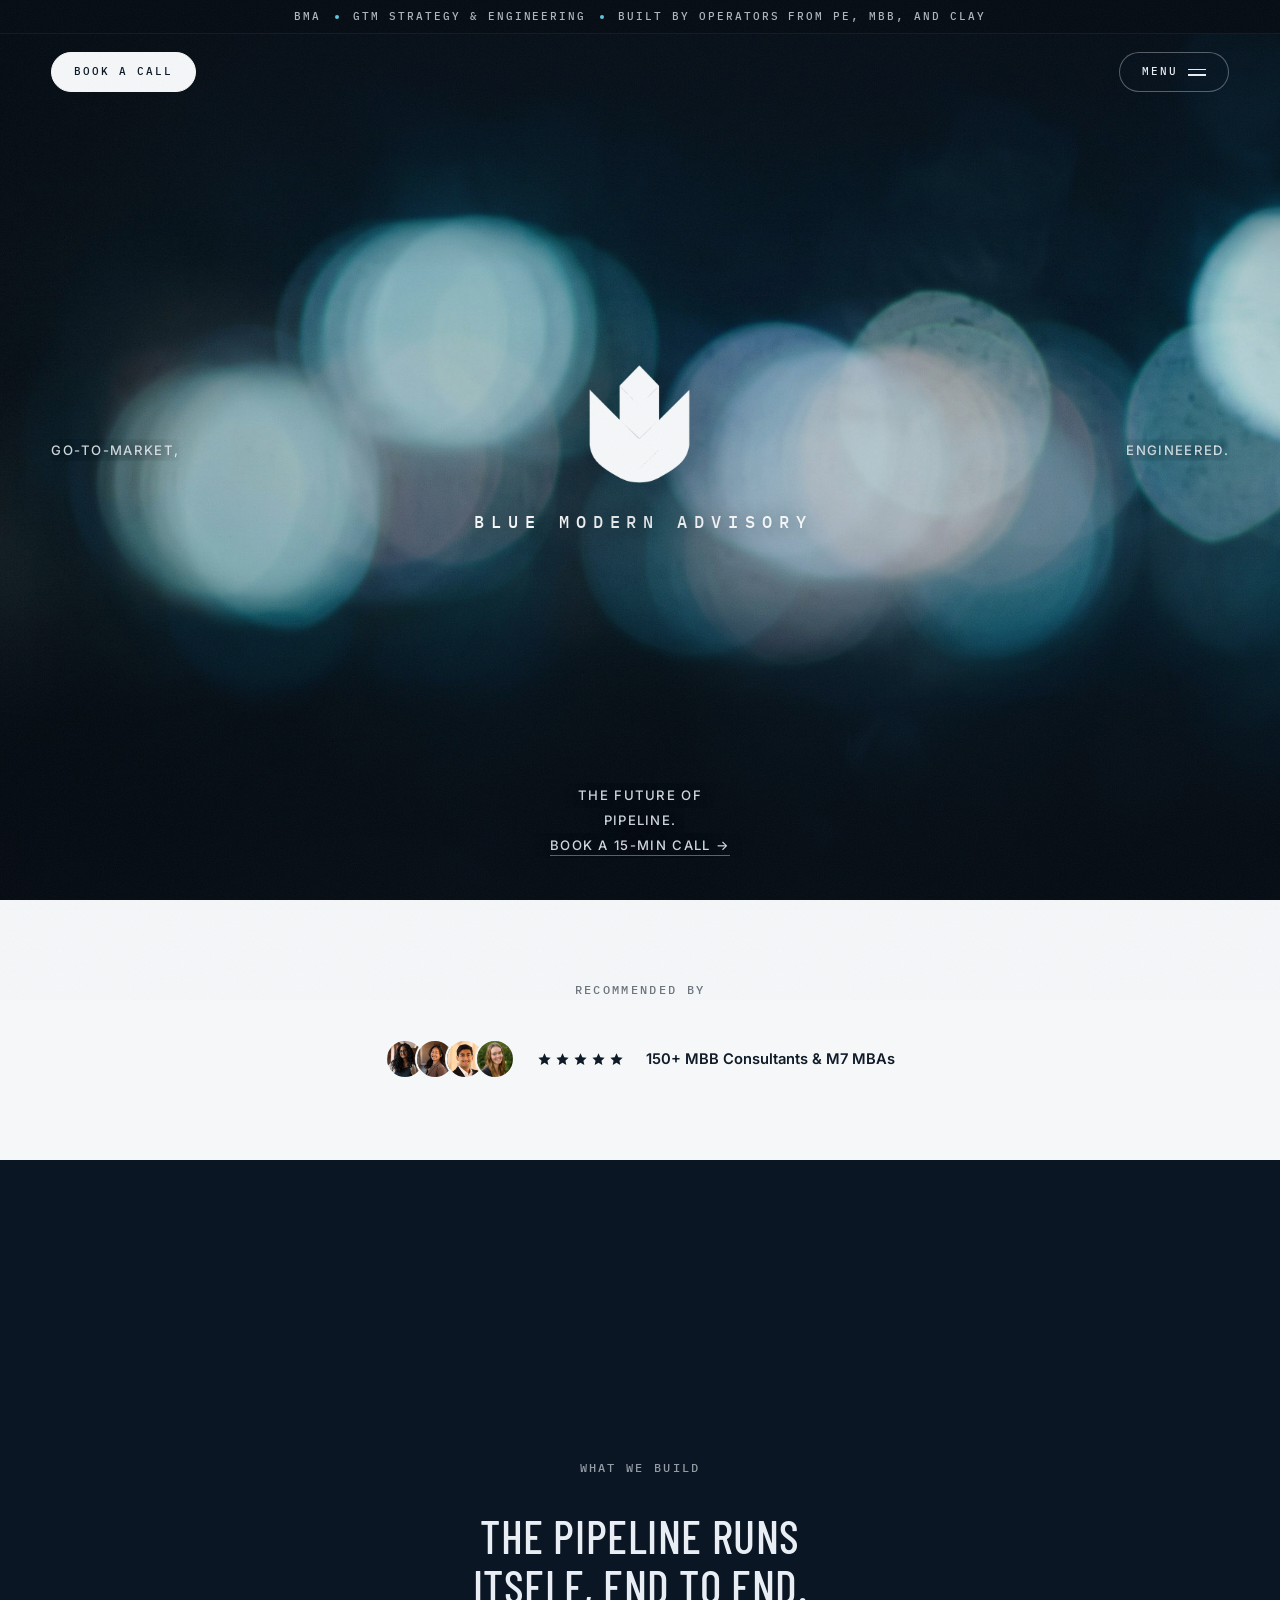
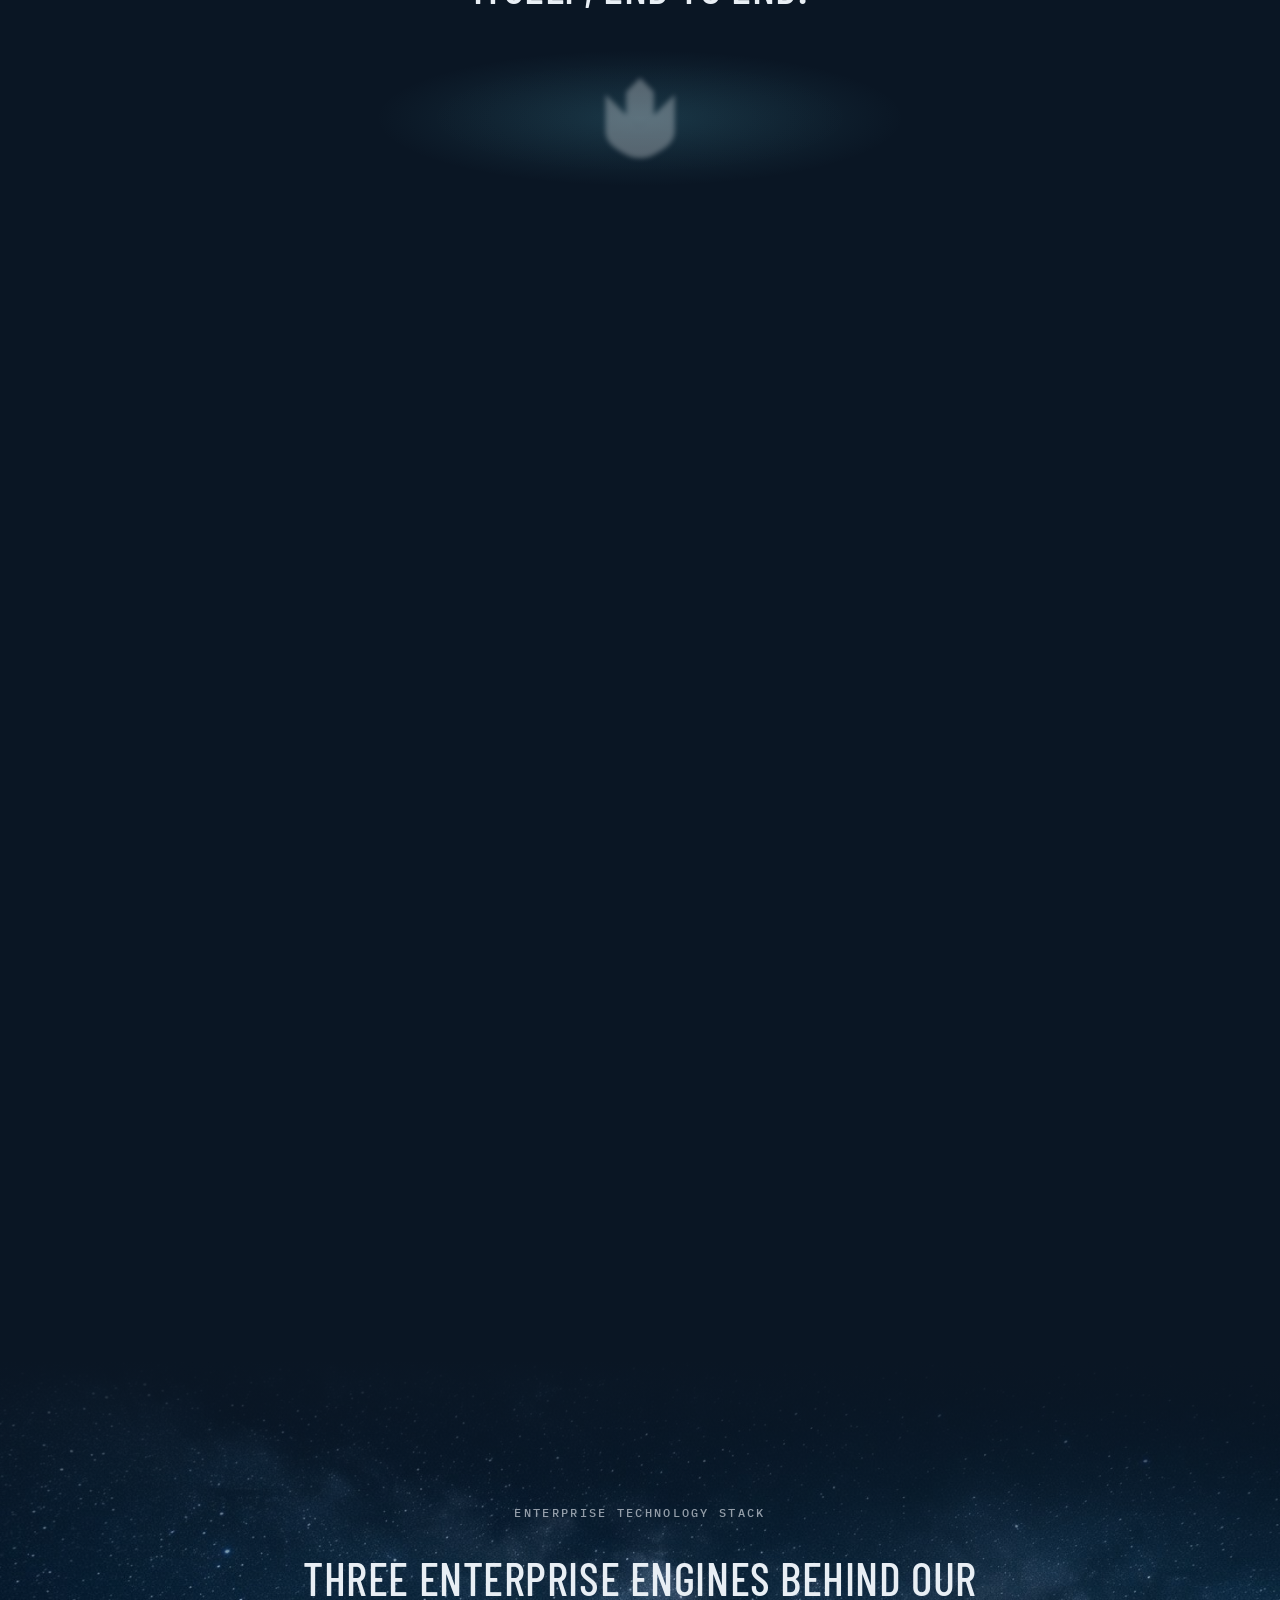
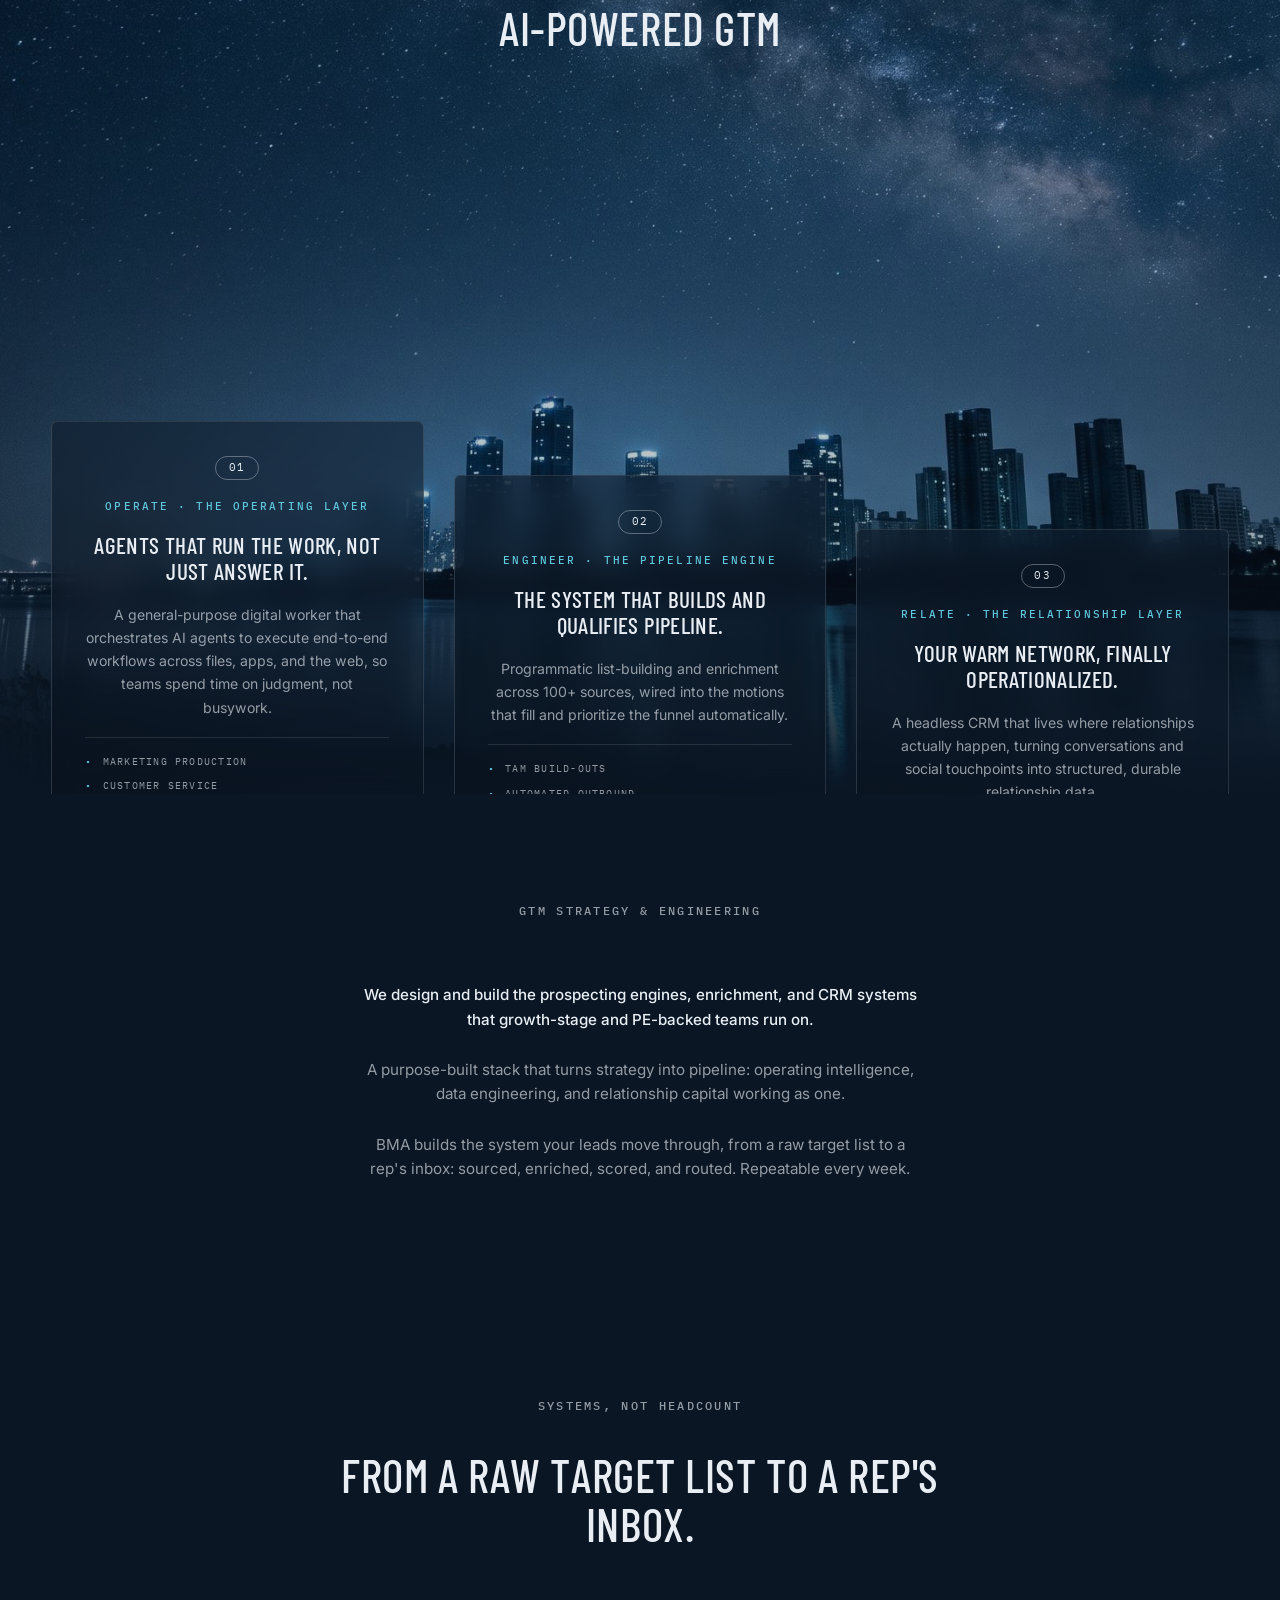
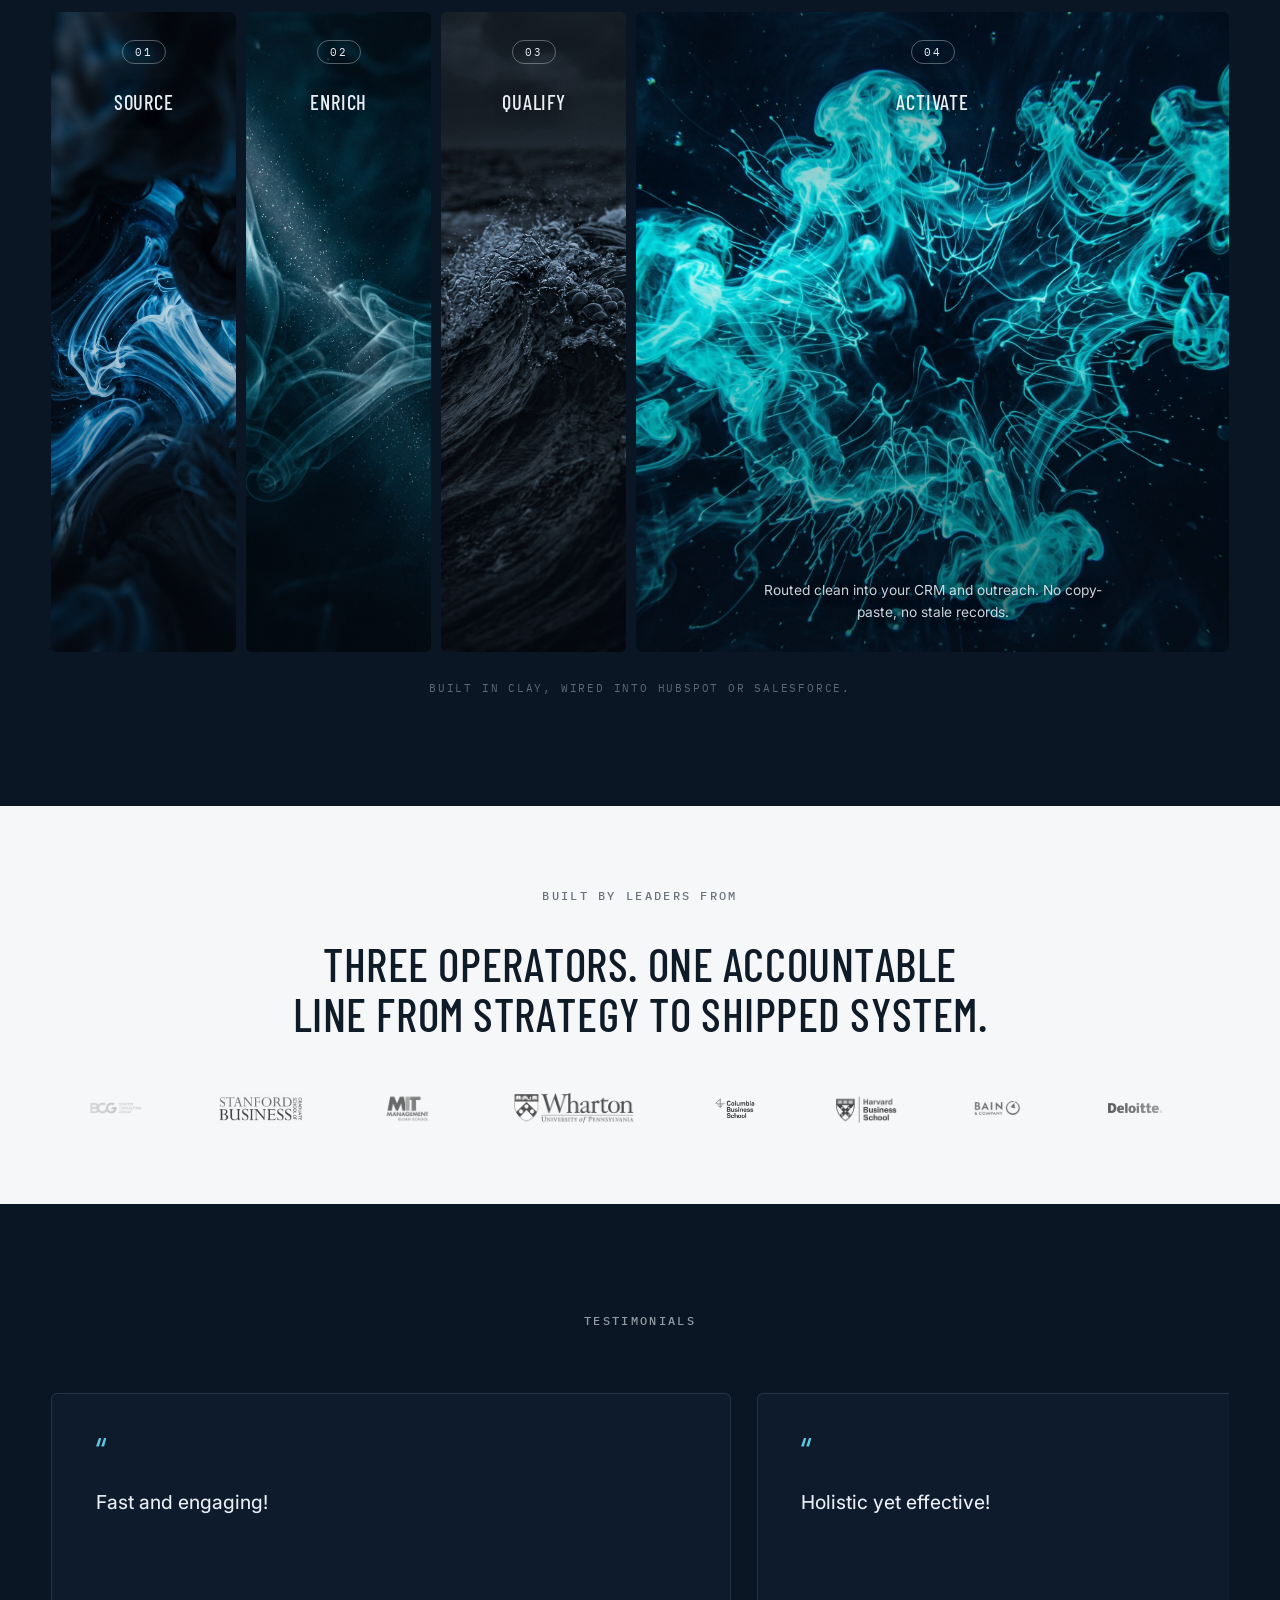
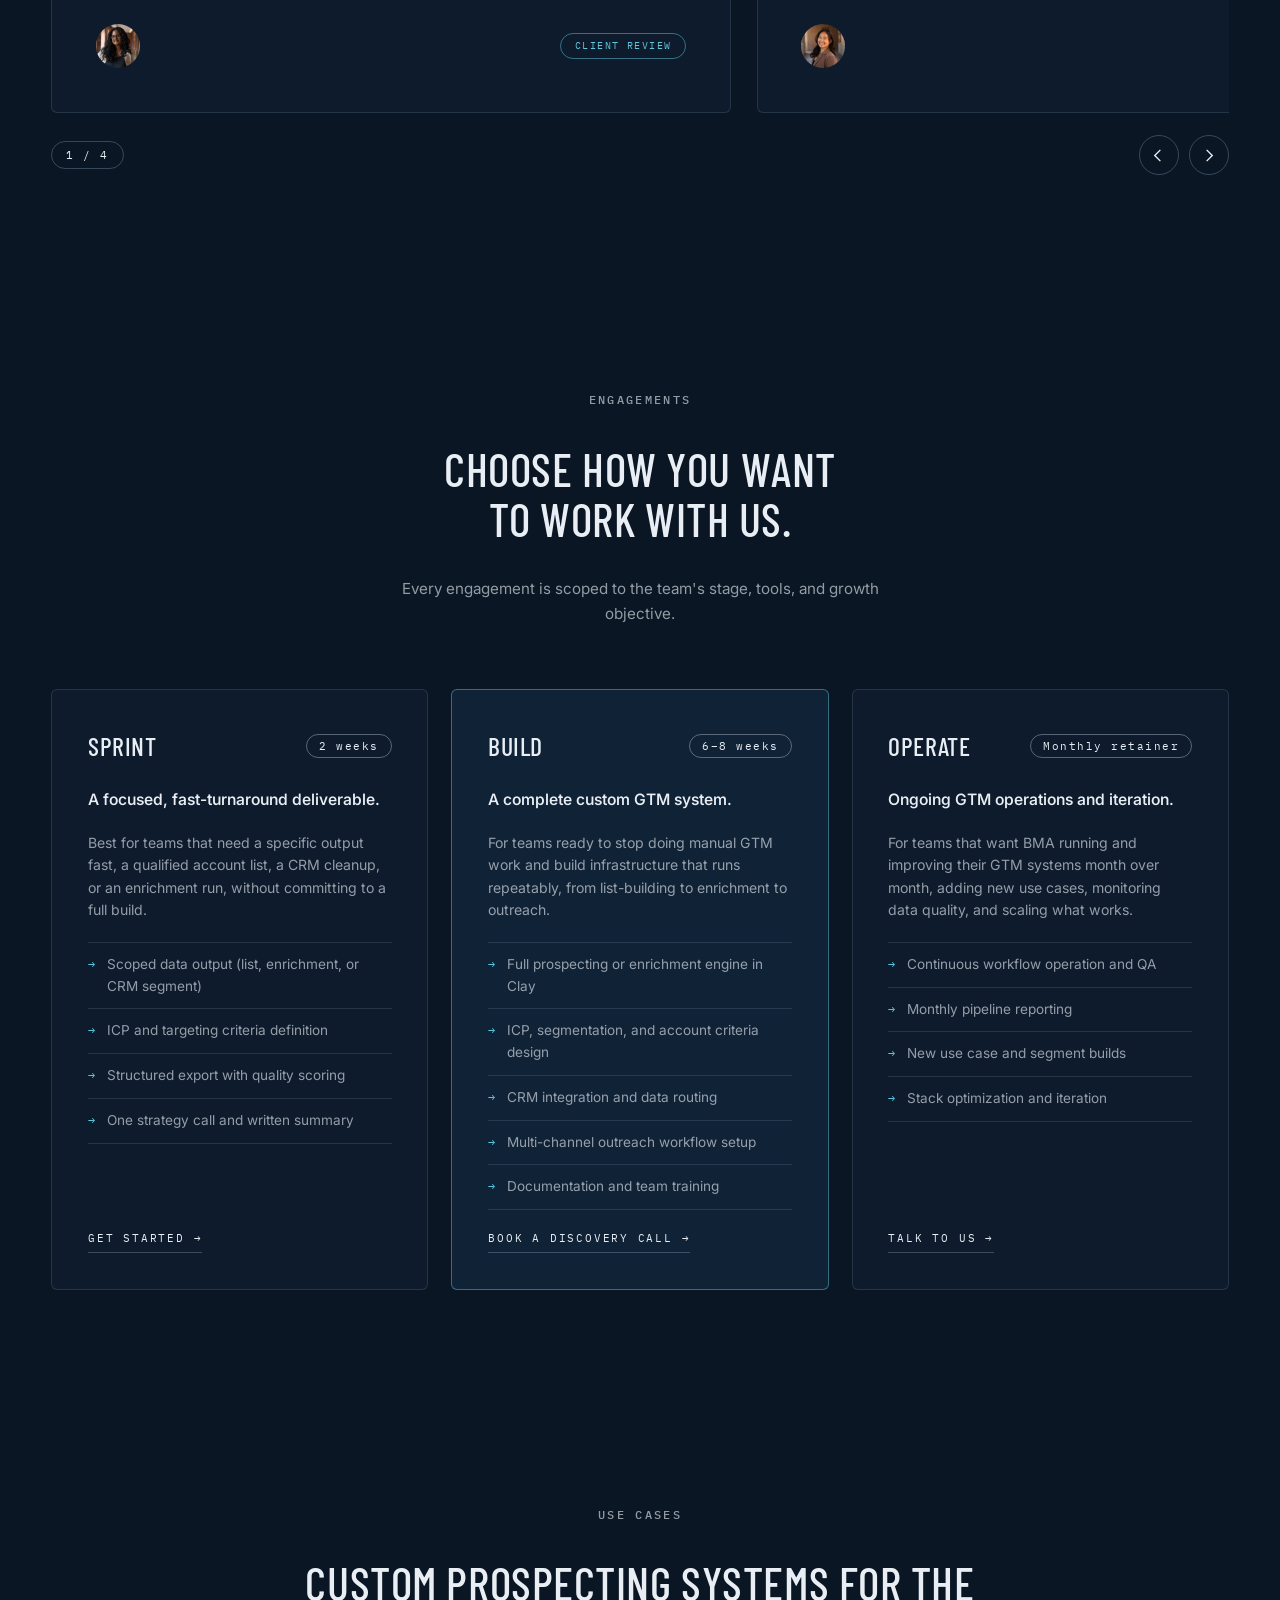
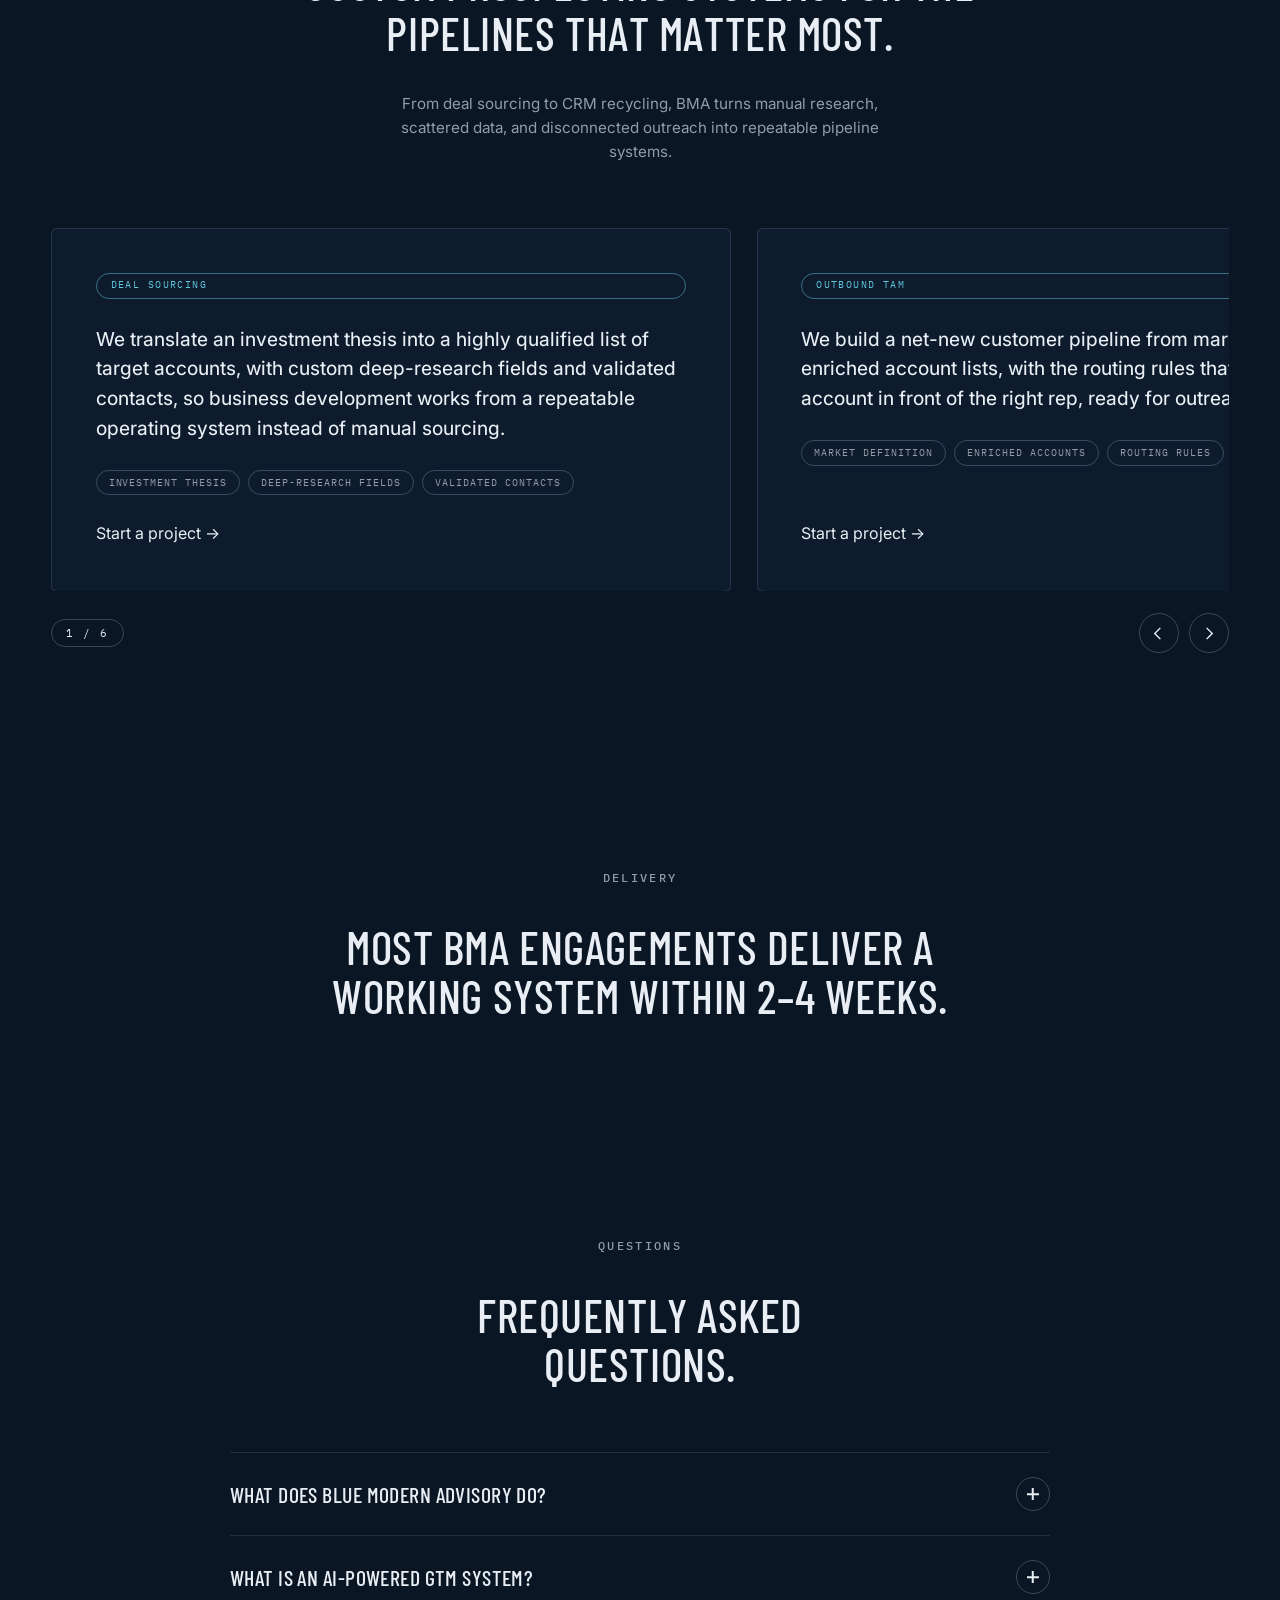
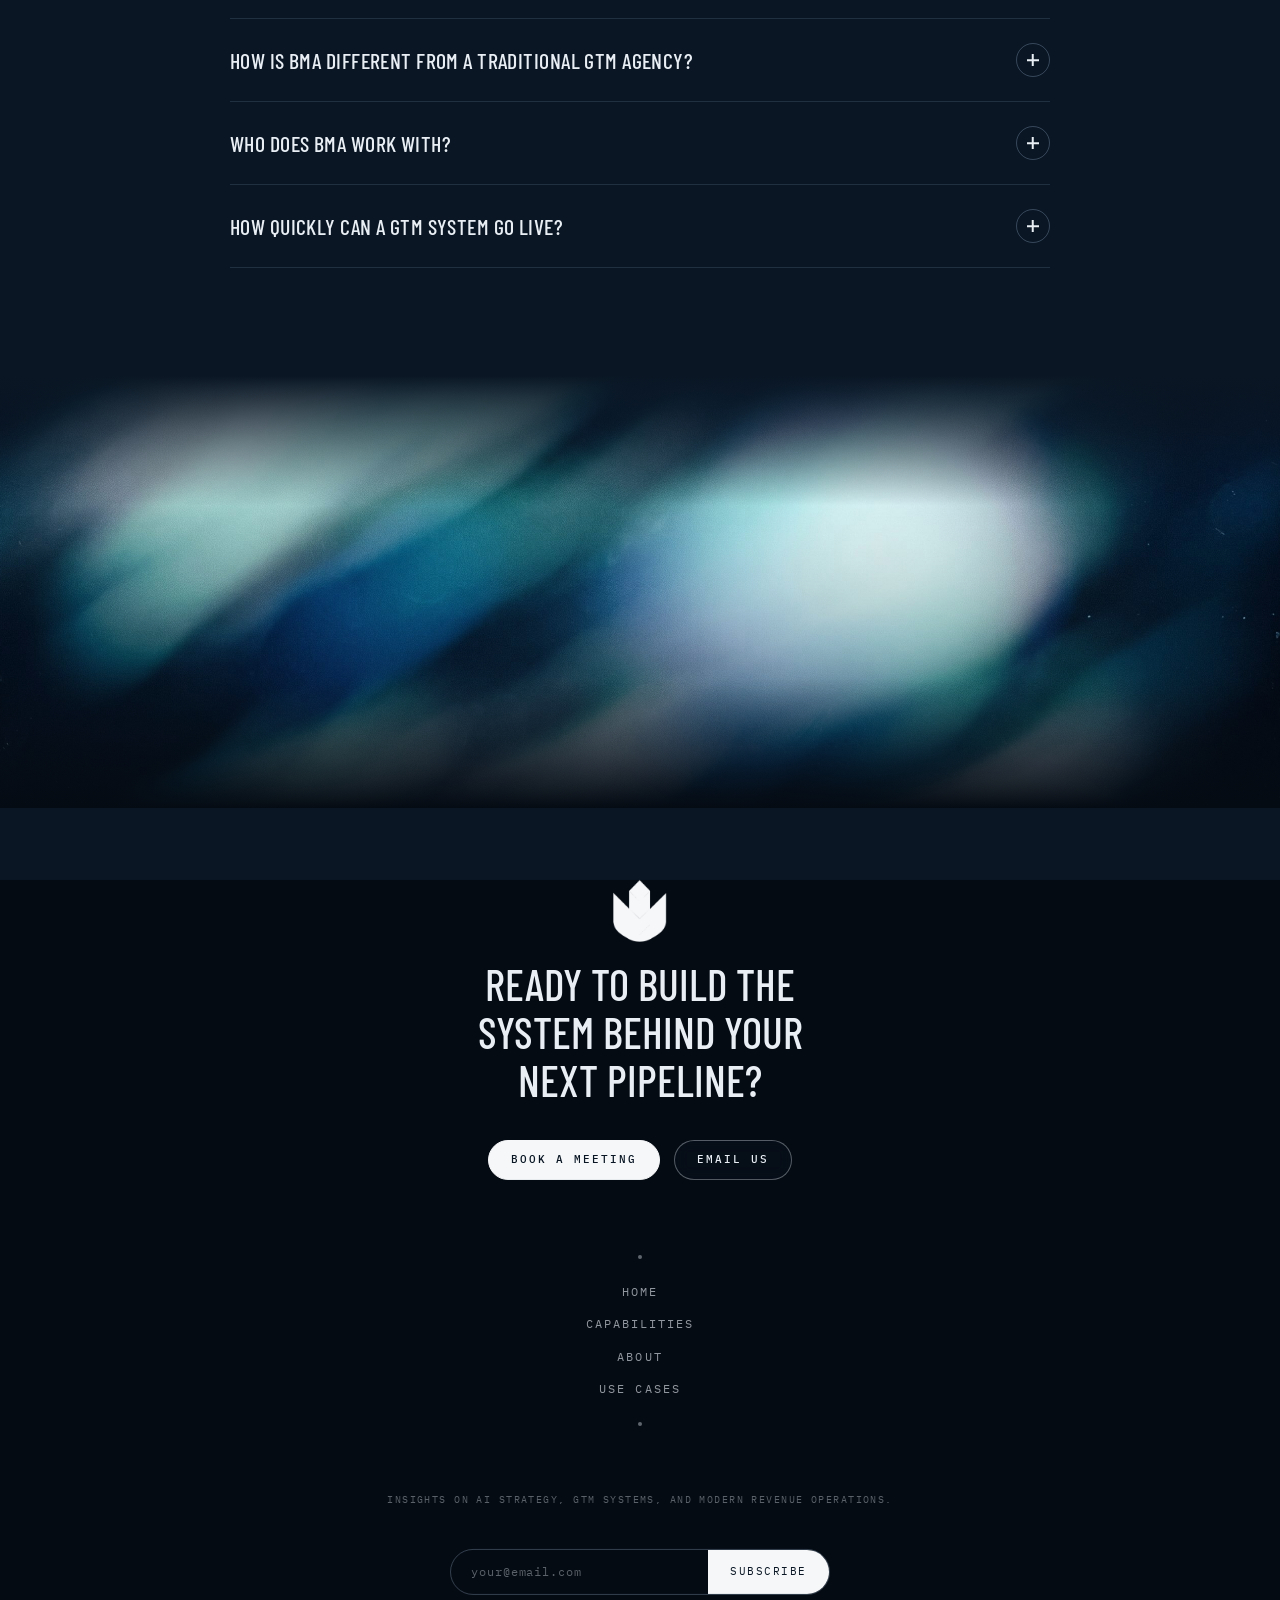
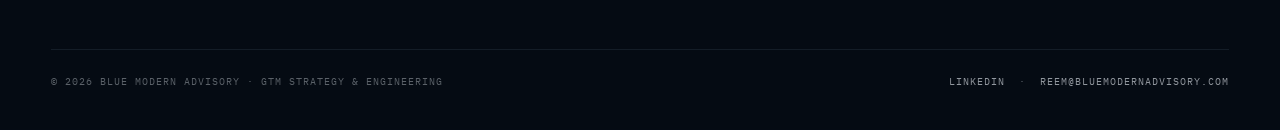
<file: index.html>
<!DOCTYPE html>
<html lang="en">
<head>
  <meta charset="UTF-8">
  <meta name="viewport" content="width=device-width, initial-scale=1.0">
  <title>Blue Modern Advisory | GTM Strategy &amp; Engineering</title>
  <meta name="description" content="Blue Modern Advisory is a GTM Strategy & Engineering firm. We design and build the prospecting engines, enrichment workflows, CRM automation, and pipeline reporting that growth-stage and PE-backed B2B teams run on.">
  <link rel="icon" href="assets/logo-color.png">
  <meta property="og:title" content="Blue Modern Advisory | GTM Strategy & Engineering">
  <meta property="og:description" content="Blue Modern Advisory is a GTM Strategy & Engineering firm. We design and build the prospecting engines, enrichment workflows, CRM automation, and pipeline reporting that growth-stage and PE-backed B2B teams run on.">
  <meta property="og:url" content="https://bluemodernadvisory.com">
  <link rel="preconnect" href="https://fonts.googleapis.com">
  <link rel="preconnect" href="https://fonts.gstatic.com" crossorigin>
  <link href="https://fonts.googleapis.com/css2?family=Barlow+Condensed:wght@400;500&family=IBM+Plex+Mono:wght@400;500&family=Inter:wght@400;500;600&display=swap" rel="stylesheet">
  <link rel="stylesheet" href="css/main.css">
</head>
<body class="is-booting">

  <div class="grain" aria-hidden="true"></div>
  <div class="transition-veil" aria-hidden="true"></div>

  <!-- ticker -->
  <div class="ticker" role="note">
    <span>BMA</span>
    <span class="dot" aria-hidden="true"></span>
    <span>GTM Strategy &amp; Engineering</span>
    <span class="dot sm-hide" aria-hidden="true"></span>
    <span class="sm-hide">Built by operators from PE, MBB, and Clay</span>
  </div>

  <!-- nav -->
  <nav class="nav" aria-label="Primary">
    <a class="pill pill--solid" data-hover-scramble href="https://calendly.com/bluemodernadvisory/30min" target="_blank" rel="noopener">Book a Call</a>
    <button class="pill" data-menu-toggle aria-expanded="false" aria-controls="menu">
      <span class="menu-label">Menu</span>
      <span class="burger-lines" aria-hidden="true"><span></span><span></span></span>
    </button>
  </nav>

  <!-- menu overlay -->
  <div class="menu" id="menu">
    <a class="menu-link" href="index.html"><span class="idx">01</span>Home</a>
    <a class="menu-link" href="capabilities.html"><span class="idx">02</span>Capabilities</a>
    <a class="menu-link" href="about.html"><span class="idx">03</span>About</a>
    <a class="menu-link" href="index.html#use-cases"><span class="idx">04</span>Use Cases</a>
    <a class="pill pill--solid menu-cta" href="https://calendly.com/bluemodernadvisory/30min" target="_blank" rel="noopener">Book a Call</a>
  </div>

  <main>

    <!-- hero (doubles as boot loader) -->
    <header class="hero" id="home">
      <div class="hero-bg" aria-hidden="true">
        <img src="assets/img/hero-bokeh.jpg" alt="">
      </div>

      <div class="hero-center">
        <img src="assets/logo-white.png" alt="Blue Modern Advisory logo">
        <p class="wordmark">Blue Modern Advisory</p>
      </div>

      <p class="hero-edge hero-edge--l">Go-to-market,</p>
      <p class="hero-edge hero-edge--r">Engineered.</p>

      <div class="hero-foot">
        The future of<br>
        pipeline.<br>
        <a href="https://calendly.com/bluemodernadvisory/30min" target="_blank" rel="noopener">Book a 15-min call &rarr;</a>
      </div>
    </header>

    <!-- proof band (paper) -->
    <section class="band on-paper">
      <span class="section-label" data-fade>Recommended by</span>
      <div class="proof-row" data-fade="0.1">
        <div class="avatars" aria-hidden="true">
          <img src="assets/logos/review1.jpg" alt="">
          <img src="assets/logos/review2.jpg" alt="">
          <img src="assets/logos/review3.jpg" alt="">
          <img src="assets/logos/review4.jpg" alt="">
        </div>
        <span class="stars" aria-label="Five stars">
          <svg viewBox="0 0 24 24"><path d="M12 2l2.9 6.3 6.9.8-5.1 4.7 1.4 6.8L12 17.2 5.9 20.6l1.4-6.8L2.2 9.1l6.9-.8z"/></svg>
          <svg viewBox="0 0 24 24"><path d="M12 2l2.9 6.3 6.9.8-5.1 4.7 1.4 6.8L12 17.2 5.9 20.6l1.4-6.8L2.2 9.1l6.9-.8z"/></svg>
          <svg viewBox="0 0 24 24"><path d="M12 2l2.9 6.3 6.9.8-5.1 4.7 1.4 6.8L12 17.2 5.9 20.6l1.4-6.8L2.2 9.1l6.9-.8z"/></svg>
          <svg viewBox="0 0 24 24"><path d="M12 2l2.9 6.3 6.9.8-5.1 4.7 1.4 6.8L12 17.2 5.9 20.6l1.4-6.8L2.2 9.1l6.9-.8z"/></svg>
          <svg viewBox="0 0 24 24"><path d="M12 2l2.9 6.3 6.9.8-5.1 4.7 1.4 6.8L12 17.2 5.9 20.6l1.4-6.8L2.2 9.1l6.9-.8z"/></svg>
        </span>
        <p class="proof-line"><strong>150+ MBB Consultants &amp; M7 MBAs</strong></p>
      </div>
    </section>

    <!-- statement -->
    <section class="section statement-scene statement-scene--pin">
      <span class="section-label" data-fade>What We Build</span>
      <h2 class="statement" style="margin-top: 34px;" data-reveal>The pipeline runs itself, end to end.</h2>
      <div class="constellation">
        <div class="halo" aria-hidden="true"></div>
        <img src="assets/logo-white.png" alt="">
      </div>
    </section>

    <!-- enterprise engines over night skyline -->
    <section class="sky" id="engines">
      <div class="sky-bg" aria-hidden="true">
        <img src="assets/img/night-skyline.jpg" alt="" data-parallax="8">
      </div>
      <div class="sky-head">
        <span class="section-label" data-fade>Enterprise Technology Stack</span>
        <h2 class="statement statement--wide" data-reveal>Three enterprise engines behind our AI-powered GTM</h2>
      </div>
      <div class="sky-cards">
        <article class="sky-card">
          <span class="chip">01</span>
          <p class="engine">Operate &middot; The Operating Layer</p>
          <h3>Agents that run the work, not just answer it.</h3>
          <p>A general-purpose digital worker that orchestrates AI agents to execute end-to-end workflows across files, apps, and the web, so teams spend time on judgment, not busywork.</p>
          <ul class="uses">
            <li>Marketing production</li>
            <li>Customer service</li>
            <li>Analysis &amp; reporting</li>
            <li>Research &amp; deliverables</li>
          </ul>
        </article>
        <article class="sky-card">
          <span class="chip">02</span>
          <p class="engine">Engineer &middot; The Pipeline Engine</p>
          <h3>The system that builds and qualifies pipeline.</h3>
          <p>Programmatic list-building and enrichment across 100+ sources, wired into the motions that fill and prioritize the funnel automatically.</p>
          <ul class="uses">
            <li>TAM build-outs</li>
            <li>Automated outbound</li>
            <li>Inbound signals &amp; triggers</li>
            <li>Opportunity engines</li>
          </ul>
        </article>
        <article class="sky-card">
          <span class="chip">03</span>
          <p class="engine">Relate &middot; The Relationship Layer</p>
          <h3>Your warm network, finally operationalized.</h3>
          <p>A headless CRM that lives where relationships actually happen, turning conversations and social touchpoints into structured, durable relationship data.</p>
          <ul class="uses">
            <li>Headless CRM</li>
            <li>Manage accounts via Instagram</li>
            <li>Warm relationship data</li>
          </ul>
        </article>
      </div>
    </section>

    <!-- manifesto -->
    <section class="section manifesto">
      <span class="section-label" data-fade>GTM Strategy &amp; Engineering</span>
      <div class="manifesto-body">
        <p class="lead" data-scramble-reveal>We design and build the prospecting engines, enrichment, and CRM systems that growth-stage and PE-backed teams run on.</p>
        <p data-scramble-reveal>A purpose-built stack that turns strategy into pipeline: operating intelligence, data engineering, and relationship capital working as one.</p>
        <p data-scramble-reveal>BMA builds the system your leads move through, from a raw target list to a rep's inbox: sourced, enriched, scored, and routed. Repeatable every week.</p>
      </div>
    </section>

    <!-- what we build accordion -->
    <section class="section" id="what-we-build">
      <div class="section-head">
        <span class="section-label" data-fade>Systems, not headcount</span>
        <h2 class="statement statement--wide" data-reveal>From a raw target list to a rep's inbox.</h2>
      </div>
      <div class="acc" data-fade>
        <div class="acc-panel">
          <img src="assets/img/texture-01.jpg" alt="">
          <div class="acc-inner">
            <span class="chip">01</span>
            <h3>Source</h3>
            <p class="acc-body">Target accounts pulled from your ICP, not bought off a list vendor.</p>
          </div>
        </div>
        <div class="acc-panel">
          <img src="assets/img/texture-02.jpg" alt="">
          <div class="acc-inner">
            <span class="chip">02</span>
            <h3>Enrich</h3>
            <p class="acc-body">Every contact verified and filled in: email, title, firmographics, and tech stack, scored for fit.</p>
          </div>
        </div>
        <div class="acc-panel">
          <img src="assets/img/texture-03.jpg" alt="">
          <div class="acc-inner">
            <span class="chip">03</span>
            <h3>Qualify</h3>
            <p class="acc-body">Buying signals, warm intro paths, and timing surfaced so reps work the accounts most likely to close.</p>
          </div>
        </div>
        <div class="acc-panel">
          <img src="assets/img/texture-04.jpg" alt="">
          <div class="acc-inner">
            <span class="chip">04</span>
            <h3>Activate</h3>
            <p class="acc-body">Routed clean into your CRM and outreach. No copy-paste, no stale records.</p>
          </div>
        </div>
      </div>
      <p class="acc-foot" data-fade>Built in Clay, wired into HubSpot or Salesforce.</p>
    </section>

    <!-- leaders band (paper) -->
    <section class="band on-paper">
      <span class="section-label" data-fade>Built by leaders from</span>
      <h2 class="statement statement--wide" style="margin-top: 34px;" data-reveal>Three operators. One accountable line from strategy to shipped system.</h2>
      <div class="marquee" data-fade>
        <div class="marquee-track">
          <a href="https://www.mckinsey.com" target="_blank" rel="noopener"><img src="assets/logos/mckinsey.jpg" alt="McKinsey & Company"></a>
          <a href="https://www.pwc.com" target="_blank" rel="noopener"><img src="assets/logos/pwc.jpg" alt="PwC"></a>
          <a href="https://www.bcg.com" target="_blank" rel="noopener"><img src="assets/logos/bcg.jpg" alt="BCG"></a>
          <a href="https://www.stanford.edu" target="_blank" rel="noopener"><img src="assets/logos/standford.jpg" alt="Stanford"></a>
          <a href="https://www.mit.edu" target="_blank" rel="noopener"><img src="assets/logos/mit.jpg" alt="MIT"></a>
          <a href="https://www.wharton.upenn.edu" target="_blank" rel="noopener"><img src="assets/logos/wharton.jpg" alt="Wharton"></a>
          <a href="https://www.columbia.edu" target="_blank" rel="noopener"><img src="assets/logos/columbia.jpg" alt="Columbia"></a>
          <a href="https://www.harvard.edu" target="_blank" rel="noopener"><img src="assets/logos/harvard.jpg" alt="Harvard"></a>
          <a href="https://www.bain.com" target="_blank" rel="noopener"><img src="assets/logos/bain.jpg" alt="Bain & Company"></a>
          <a href="https://www2.deloitte.com" target="_blank" rel="noopener"><img src="assets/logos/deloitte.jpg" alt="Deloitte"></a>
          <a href="https://www.mckinsey.com" target="_blank" rel="noopener" tabindex="-1" aria-hidden="true"><img src="assets/logos/mckinsey.jpg" alt=""></a>
          <a href="https://www.pwc.com" target="_blank" rel="noopener" tabindex="-1" aria-hidden="true"><img src="assets/logos/pwc.jpg" alt=""></a>
          <a href="https://www.bcg.com" target="_blank" rel="noopener" tabindex="-1" aria-hidden="true"><img src="assets/logos/bcg.jpg" alt=""></a>
          <a href="https://www.stanford.edu" target="_blank" rel="noopener" tabindex="-1" aria-hidden="true"><img src="assets/logos/standford.jpg" alt=""></a>
          <a href="https://www.mit.edu" target="_blank" rel="noopener" tabindex="-1" aria-hidden="true"><img src="assets/logos/mit.jpg" alt=""></a>
          <a href="https://www.wharton.upenn.edu" target="_blank" rel="noopener" tabindex="-1" aria-hidden="true"><img src="assets/logos/wharton.jpg" alt=""></a>
          <a href="https://www.columbia.edu" target="_blank" rel="noopener" tabindex="-1" aria-hidden="true"><img src="assets/logos/columbia.jpg" alt=""></a>
          <a href="https://www.harvard.edu" target="_blank" rel="noopener" tabindex="-1" aria-hidden="true"><img src="assets/logos/harvard.jpg" alt=""></a>
          <a href="https://www.bain.com" target="_blank" rel="noopener" tabindex="-1" aria-hidden="true"><img src="assets/logos/bain.jpg" alt=""></a>
          <a href="https://www2.deloitte.com" target="_blank" rel="noopener" tabindex="-1" aria-hidden="true"><img src="assets/logos/deloitte.jpg" alt=""></a>
        </div>
      </div>
    </section>

    <!-- testimonials -->
    <section class="section">
      <div class="section-head">
        <span class="section-label" data-fade>Testimonials</span>
      </div>
      <div class="slider" data-fade>
        <div class="slider-viewport">
          <div class="slider-track">
            <article class="slide">
              <span class="quote-mark" aria-hidden="true">&ldquo;</span>
              <blockquote>Fast and engaging!</blockquote>
              <div class="slide-meta">
                <img src="assets/logos/review1.jpg" alt="Reviewer">
                <span class="name-chip">Client review</span>
              </div>
            </article>
            <article class="slide">
              <span class="quote-mark" aria-hidden="true">&ldquo;</span>
              <blockquote>Holistic yet effective!</blockquote>
              <div class="slide-meta">
                <img src="assets/logos/review2.jpg" alt="Reviewer">
                <span class="name-chip">Client review</span>
              </div>
            </article>
            <article class="slide">
              <span class="quote-mark" aria-hidden="true">&ldquo;</span>
              <blockquote>Worth every penny</blockquote>
              <div class="slide-meta">
                <img src="assets/logos/review3.jpg" alt="Reviewer">
                <span class="name-chip">Client review</span>
              </div>
            </article>
            <article class="slide">
              <span class="quote-mark" aria-hidden="true">&ldquo;</span>
              <blockquote>Clear yet creative</blockquote>
              <div class="slide-meta">
                <img src="assets/logos/review4.jpg" alt="Reviewer">
                <span class="name-chip">Client review</span>
              </div>
            </article>
          </div>
        </div>
        <div class="slider-nav">
          <span class="slider-count" data-slider-current>1 / 4</span>
          <div class="slider-arrows">
            <button class="arrow-btn" data-slider-prev aria-label="Previous testimonial">
              <svg viewBox="0 0 16 16" fill="none" stroke="currentColor" stroke-width="1.5"><path d="M10 2L4 8l6 6"/></svg>
            </button>
            <button class="arrow-btn" data-slider-next aria-label="Next testimonial">
              <svg viewBox="0 0 16 16" fill="none" stroke="currentColor" stroke-width="1.5"><path d="M6 2l6 6-6 6"/></svg>
            </button>
          </div>
        </div>
      </div>
    </section>

    <!-- engagements -->
    <section class="section" id="pricing">
      <div class="section-head">
        <span class="section-label" data-fade>Engagements</span>
        <h2 class="statement" data-reveal>Choose how you want to work with us.</h2>
        <p style="text-align:center; max-width: 480px; margin: 0 auto; color: var(--text-dim); font-size: 0.95rem;" data-fade>Every engagement is scoped to the team's stage, tools, and growth objective.</p>
      </div>
      <div class="tiers" data-fade-group>
        <article class="tier">
          <div class="tier-top">
            <h3>Sprint</h3>
            <span class="chip">2 weeks</span>
          </div>
          <p class="headline">A focused, fast-turnaround deliverable.</p>
          <p class="desc">Best for teams that need a specific output fast, a qualified account list, a CRM cleanup, or an enrichment run, without committing to a full build.</p>
          <ul>
            <li>Scoped data output (list, enrichment, or CRM segment)</li>
            <li>ICP and targeting criteria definition</li>
            <li>Structured export with quality scoring</li>
            <li>One strategy call and written summary</li>
          </ul>
          <a class="tier-cta" data-hover-scramble href="https://calendly.com/bluemodernadvisory/30min" target="_blank" rel="noopener">Get started &rarr;</a>
        </article>
        <article class="tier tier--featured">
          <div class="tier-top">
            <h3>Build</h3>
            <span class="chip">6&ndash;8 weeks</span>
          </div>
          <p class="headline">A complete custom GTM system.</p>
          <p class="desc">For teams ready to stop doing manual GTM work and build infrastructure that runs repeatably, from list-building to enrichment to outreach.</p>
          <ul>
            <li>Full prospecting or enrichment engine in Clay</li>
            <li>ICP, segmentation, and account criteria design</li>
            <li>CRM integration and data routing</li>
            <li>Multi-channel outreach workflow setup</li>
            <li>Documentation and team training</li>
          </ul>
          <a class="tier-cta" data-hover-scramble href="https://calendly.com/bluemodernadvisory/30min" target="_blank" rel="noopener">Book a discovery call &rarr;</a>
        </article>
        <article class="tier">
          <div class="tier-top">
            <h3>Operate</h3>
            <span class="chip">Monthly retainer</span>
          </div>
          <p class="headline">Ongoing GTM operations and iteration.</p>
          <p class="desc">For teams that want BMA running and improving their GTM systems month over month, adding new use cases, monitoring data quality, and scaling what works.</p>
          <ul>
            <li>Continuous workflow operation and QA</li>
            <li>Monthly pipeline reporting</li>
            <li>New use case and segment builds</li>
            <li>Stack optimization and iteration</li>
          </ul>
          <a class="tier-cta" data-hover-scramble href="https://calendly.com/bluemodernadvisory/30min" target="_blank" rel="noopener">Talk to us &rarr;</a>
        </article>
      </div>
    </section>

    <!-- use cases -->
    <section class="section" id="use-cases">
      <div class="section-head">
        <span class="section-label" data-fade>Use Cases</span>
        <h2 class="statement statement--wide" data-reveal>Custom prospecting systems for the pipelines that matter most.</h2>
        <p style="text-align:center; max-width: 540px; margin: 0 auto; color: var(--text-dim); font-size: 0.95rem;" data-fade>From deal sourcing to CRM recycling, BMA turns manual research, scattered data, and disconnected outreach into repeatable pipeline systems.</p>
      </div>
      <div class="slider" data-fade>
        <div class="slider-viewport">
          <div class="slider-track">
            <article class="slide">
              <span class="name-chip">Deal Sourcing</span>
              <blockquote>We translate an investment thesis into a highly qualified list of target accounts, with custom deep-research fields and validated contacts, so business development works from a repeatable operating system instead of manual sourcing.</blockquote>
              <div class="tags">
                <span>Investment thesis</span><span>Deep-research fields</span><span>Validated contacts</span>
              </div>
              <div class="slide-meta">
                <a class="tier-cta" data-hover-scramble href="https://calendly.com/bluemodernadvisory/30min" target="_blank" rel="noopener">Start a project &rarr;</a>
              </div>
            </article>
            <article class="slide">
              <span class="name-chip">Outbound TAM</span>
              <blockquote>We build a net-new customer pipeline from market definition to enriched account lists, with the routing rules that put every account in front of the right rep, ready for outreach.</blockquote>
              <div class="tags">
                <span>Market definition</span><span>Enriched accounts</span><span>Routing rules</span>
              </div>
              <div class="slide-meta">
                <a class="tier-cta" data-hover-scramble href="https://calendly.com/bluemodernadvisory/30min" target="_blank" rel="noopener">Start a project &rarr;</a>
              </div>
            </article>
            <article class="slide">
              <span class="name-chip">Buying Signals</span>
              <blockquote>We wire buying signals, website activity, and third-party intent data into triggers, so outreach fires the moment an account is in-market, not weeks later.</blockquote>
              <div class="tags">
                <span>Buying signals</span><span>Intent data</span><span>Timely triggers</span>
              </div>
              <div class="slide-meta">
                <a class="tier-cta" data-hover-scramble href="https://calendly.com/bluemodernadvisory/30min" target="_blank" rel="noopener">Start a project &rarr;</a>
              </div>
            </article>
            <article class="slide">
              <span class="name-chip">CRM Recycling</span>
              <blockquote>We refresh stale records and turn dormant CRM data back into pipeline, re-verifying contacts, updating roles, and re-qualifying accounts that quietly went cold.</blockquote>
              <div class="tags">
                <span>Record refresh</span><span>Re-qualification</span><span>Pipeline recovery</span>
              </div>
              <div class="slide-meta">
                <a class="tier-cta" data-hover-scramble href="https://calendly.com/bluemodernadvisory/30min" target="_blank" rel="noopener">Start a project &rarr;</a>
              </div>
            </article>
            <article class="slide">
              <span class="name-chip">Warm Network</span>
              <blockquote>We map first- and second-degree relationships across the team to surface warm paths into target accounts, then route the intro to whoever holds the strongest connection.</blockquote>
              <div class="tags">
                <span>Relationship maps</span><span>Warm paths</span><span>Intro routing</span>
              </div>
              <div class="slide-meta">
                <a class="tier-cta" data-hover-scramble href="https://calendly.com/bluemodernadvisory/30min" target="_blank" rel="noopener">Start a project &rarr;</a>
              </div>
            </article>
            <article class="slide">
              <span class="name-chip">Enrichment</span>
              <blockquote>We fill the hard-to-find data gaps with structured enrichment and quality scoring, so every field that reaches your CRM is validated and ready to act on.</blockquote>
              <div class="tags">
                <span>Field enrichment</span><span>Quality scoring</span><span>Validated output</span>
              </div>
              <div class="slide-meta">
                <a class="tier-cta" data-hover-scramble href="https://calendly.com/bluemodernadvisory/30min" target="_blank" rel="noopener">Start a project &rarr;</a>
              </div>
            </article>
          </div>
        </div>
        <div class="slider-nav">
          <span class="slider-count" data-slider-current>1 / 6</span>
          <div class="slider-arrows">
            <button class="arrow-btn" data-slider-prev aria-label="Previous use case">
              <svg viewBox="0 0 16 16" fill="none" stroke="currentColor" stroke-width="1.5"><path d="M10 2L4 8l6 6"/></svg>
            </button>
            <button class="arrow-btn" data-slider-next aria-label="Next use case">
              <svg viewBox="0 0 16 16" fill="none" stroke="currentColor" stroke-width="1.5"><path d="M6 2l6 6-6 6"/></svg>
            </button>
          </div>
        </div>
      </div>
    </section>

    <!-- delivery statement -->
    <section class="section statement-scene">
      <span class="section-label" data-fade>Delivery</span>
      <h2 class="statement statement--wide" style="margin-top: 34px;" data-reveal>Most BMA engagements deliver a working system within 2&ndash;4 weeks.</h2>
    </section>

    <!-- FAQ -->
    <section class="section" id="faq">
      <div class="section-head">
        <span class="section-label" data-fade>Questions</span>
        <h2 class="statement" data-reveal>Frequently asked questions.</h2>
      </div>
      <div class="faq-wrap" data-fade>
        <div class="faq-item">
          <button class="faq-q" aria-expanded="false">What does Blue Modern Advisory do?<span class="faq-icon" aria-hidden="true"></span></button>
          <div class="faq-a"><p>Blue Modern Advisory is a GTM Strategy &amp; Engineering firm. We design and build AI-powered go-to-market systems for B2B growth teams, including AI outbound systems, enrichment workflows, account intelligence infrastructure, CRM automation, and pipeline operations. We sit at the intersection of GTM strategy and technical implementation so clients get a working system, not just a slide deck.</p></div>
        </div>
        <div class="faq-item">
          <button class="faq-q" aria-expanded="false">What is an AI-powered GTM system?<span class="faq-icon" aria-hidden="true"></span></button>
          <div class="faq-a"><p>An AI-powered GTM system is a connected set of workflows that automate the research, enrichment, outreach, routing, and reporting functions of a go-to-market motion. Instead of manual list-building and copy-paste prospecting, your team gets real-time account intelligence, AI-personalised outreach at scale, automated CRM updates, and pipeline reporting, all running continuously without constant human input. BMA designs and builds these systems from the ground up.</p></div>
        </div>
        <div class="faq-item">
          <button class="faq-q" aria-expanded="false">How is BMA different from a traditional GTM agency?<span class="faq-icon" aria-hidden="true"></span></button>
          <div class="faq-a"><p>Traditional GTM agencies deliver strategy decks, playbooks, or campaign management. BMA delivers working infrastructure. We design the system architecture, then build it: Clay enrichment workflows, CRM data pipelines, AI outbound sequences, signal monitoring, and automation logic. Our output is a live, measurable system your team owns and operates, not a document or a managed service.</p></div>
        </div>
        <div class="faq-item">
          <button class="faq-q" aria-expanded="false">Who does BMA work with?<span class="faq-icon" aria-hidden="true"></span></button>
          <div class="faq-a"><p>BMA works with B2B founder-led sales teams, revenue operations leaders, growth-stage companies, and PE-backed businesses that want to replace manual GTM work with AI-powered systems. Most clients are between seed and Series C, running outbound, inbound, or expansion motions and ready to build scalable infrastructure.</p></div>
        </div>
        <div class="faq-item">
          <button class="faq-q" aria-expanded="false">How quickly can a GTM system go live?<span class="faq-icon" aria-hidden="true"></span></button>
          <div class="faq-a"><p>Most BMA engagements deliver a working system within 2&ndash;4 weeks. We prioritise the highest-impact workflow first, typically a prospecting or enrichment engine, so clients see real output fast. From there, we iterate and expand based on pipeline performance.</p></div>
        </div>
      </div>
    </section>

    <!-- footer -->
    <div class="footer-leak" aria-hidden="true">
      <img src="assets/img/footer-leak.jpg" alt="">
    </div>
    <footer class="footer">
      <div class="footer-mark">
        <img src="assets/logo-white.png" alt="Blue Modern Advisory logo">
        <h2 class="footer-title">Ready to build the system behind your next pipeline?</h2>
      </div>
      <div class="footer-ctas">
        <a class="pill pill--solid" data-hover-scramble href="https://calendly.com/bluemodernadvisory/30min" target="_blank" rel="noopener">Book a Meeting</a>
        <a class="pill" data-hover-scramble href="mailto:reem@bluemodernadvisory.com">Email Us</a>
      </div>
      <nav class="footer-links" aria-label="Footer">
        <a href="index.html" data-hover-scramble>Home</a>
        <a href="capabilities.html" data-hover-scramble>Capabilities</a>
        <a href="about.html" data-hover-scramble>About</a>
        <a href="index.html#use-cases" data-hover-scramble>Use Cases</a>
      </nav>
      <p class="newsletter-note">Insights on AI strategy, GTM systems, and modern revenue operations.</p>
      <form class="newsletter" onsubmit="return false;">
        <input type="email" placeholder="your@email.com" aria-label="Email address" required>
        <button type="submit">Subscribe</button>
      </form>
      <div class="footer-bottom">
        <span>&copy; <span data-year>2026</span> Blue Modern Advisory &middot; GTM Strategy &amp; Engineering</span>
        <span>
          <a href="https://www.linkedin.com/company/blue-modern-advisory/about/" target="_blank" rel="noopener">LinkedIn</a>
          &nbsp;&middot;&nbsp;
          <a href="mailto:reem@bluemodernadvisory.com">reem@bluemodernadvisory.com</a>
        </span>
      </div>
    </footer>

  </main>

  <script src="js/vendor/gsap.min.js"></script>
  <script src="js/vendor/ScrollTrigger.min.js"></script>
  <script src="js/vendor/SplitText.min.js"></script>
  <script src="js/vendor/ScrambleTextPlugin.min.js"></script>
  <script src="js/vendor/lenis.min.js"></script>
  <script src="js/main.js"></script>
</body>
</html>
</file>
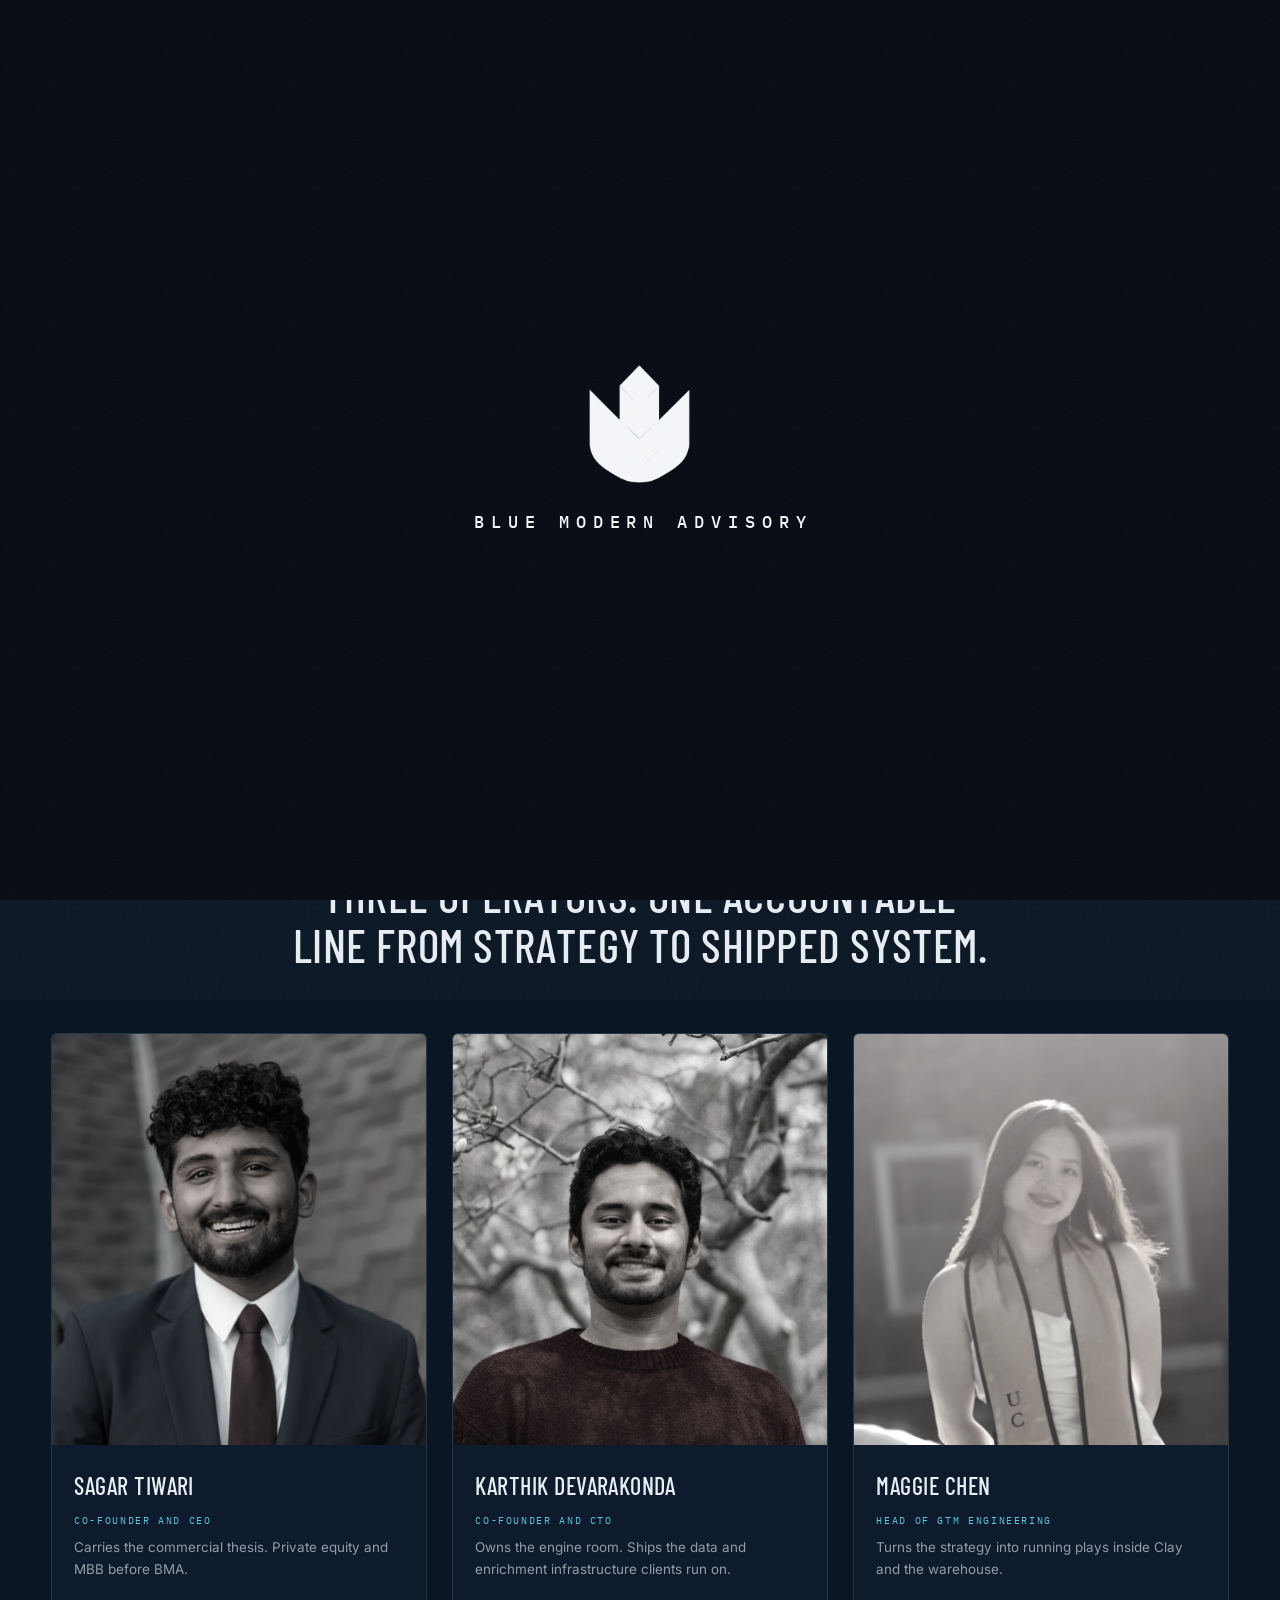
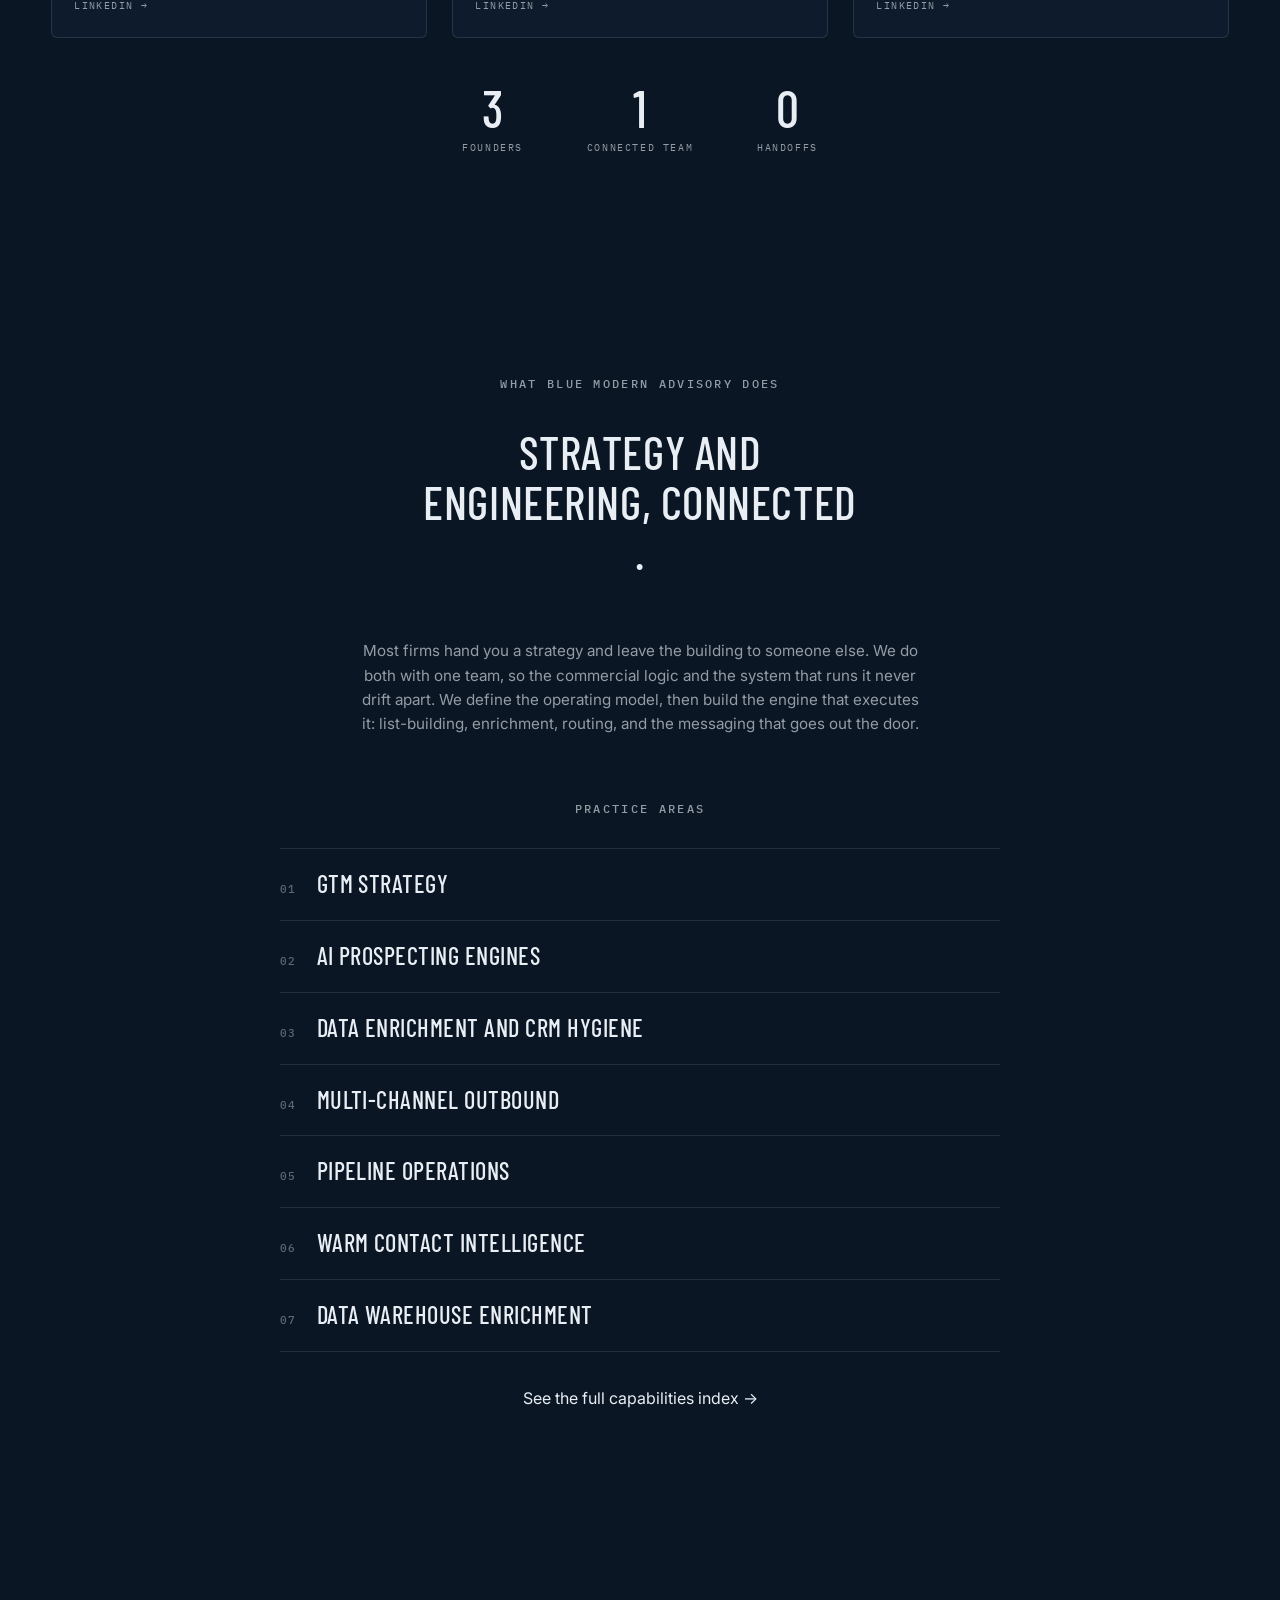
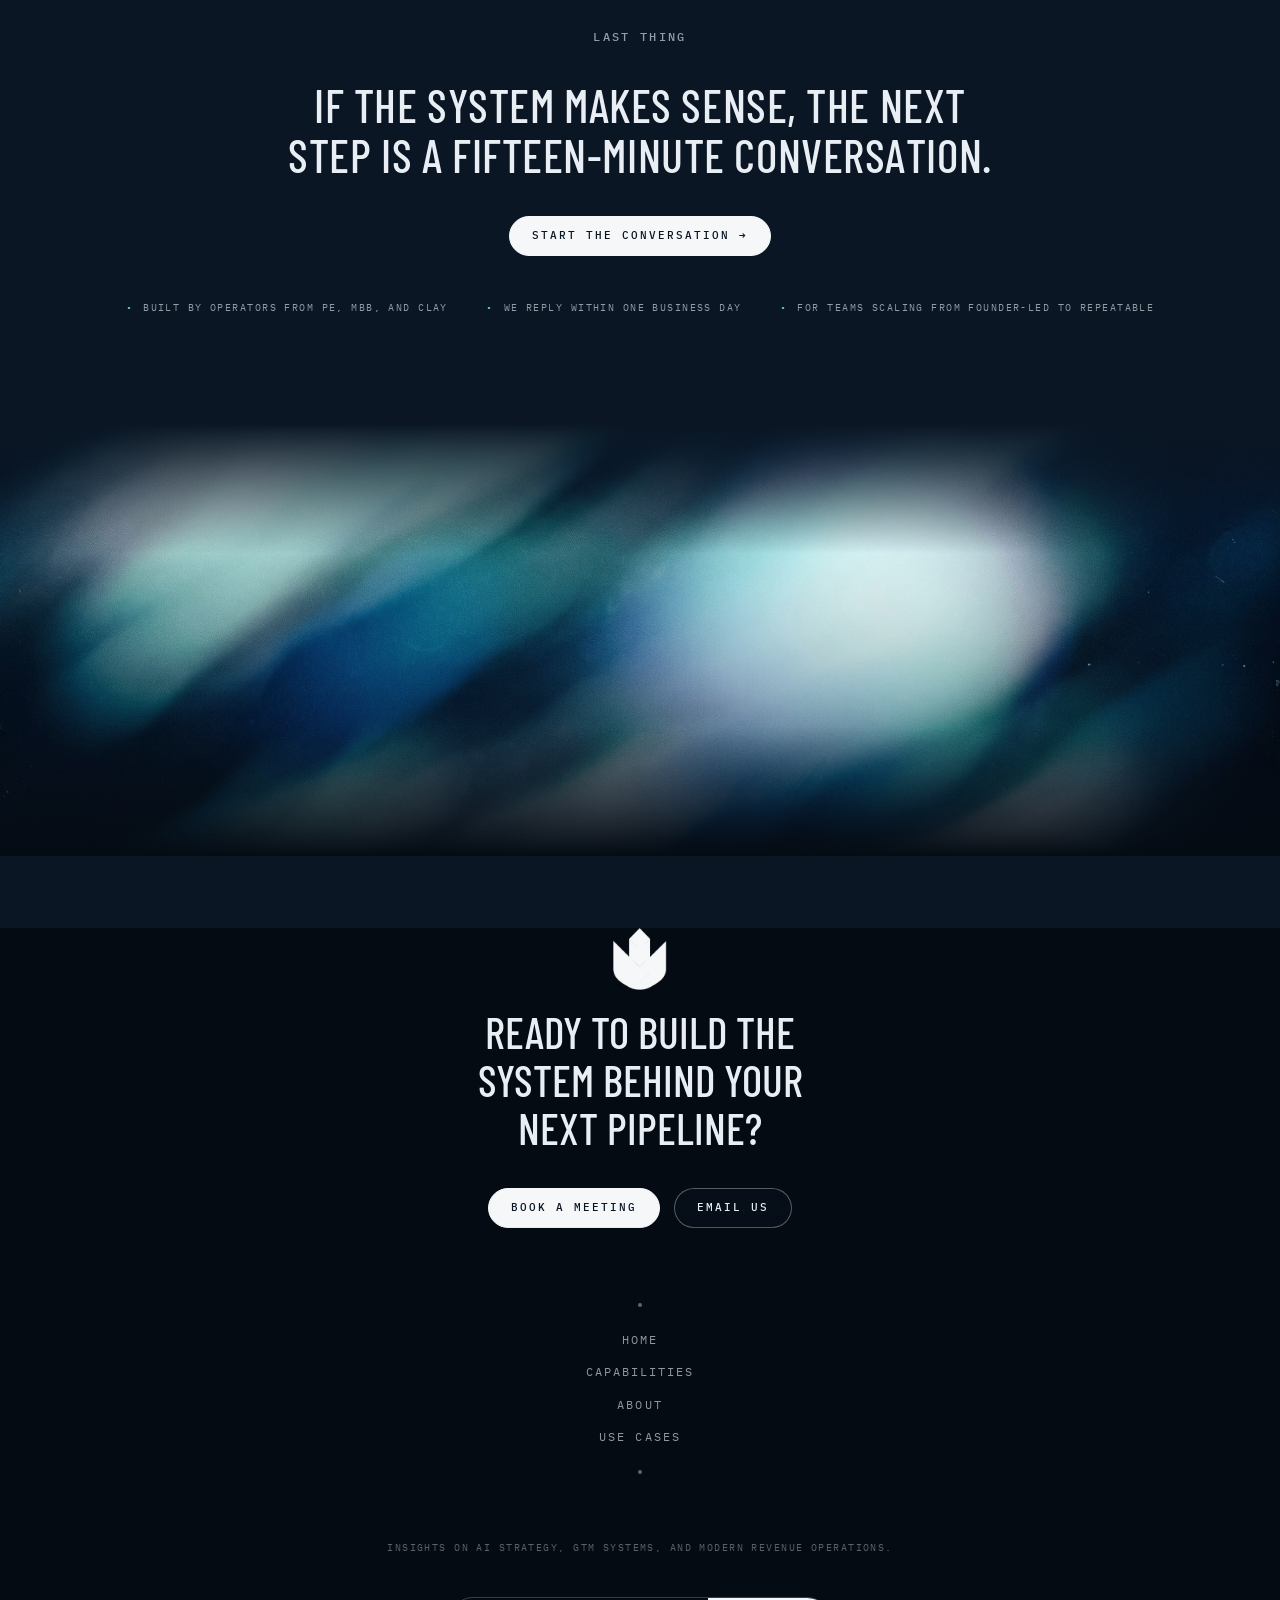
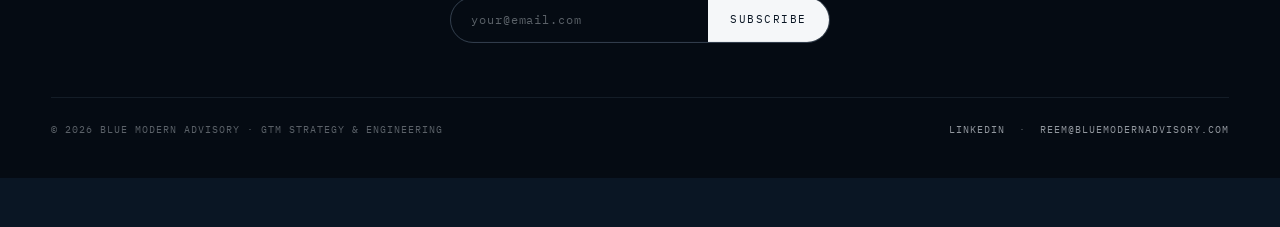
<file: about.html>
<!DOCTYPE html>
<html lang="en">
<head>
  <meta charset="UTF-8">
  <meta name="viewport" content="width=device-width, initial-scale=1.0">
  <title>About | Blue Modern Advisory</title>
  <meta name="description" content="Blue Modern Advisory is a GTM Strategy & Engineering firm that builds custom AI-prospecting engines for financial institutions, B2B enterprises, and Series A-D startups.">
  <link rel="icon" href="assets/logo-color.png">
  <link rel="preconnect" href="https://fonts.googleapis.com">
  <link rel="preconnect" href="https://fonts.gstatic.com" crossorigin>
  <link href="https://fonts.googleapis.com/css2?family=Barlow+Condensed:wght@400;500&family=IBM+Plex+Mono:wght@400;500&family=Inter:wght@400;500;600&display=swap" rel="stylesheet">
  <link rel="stylesheet" href="css/main.css">
</head>
<body class="is-booting">

  <div class="grain" aria-hidden="true"></div>
  <div class="transition-veil" aria-hidden="true"></div>

  <!-- boot loader -->
  <div class="boot" aria-hidden="true">
    <div class="boot-logo">
      <img src="assets/logo-white.png" alt="">
      <p class="wordmark">Blue Modern Advisory</p>
    </div>
  </div>

  <!-- ticker -->
  <div class="ticker" role="note">
    <span>BMA</span>
    <span class="dot" aria-hidden="true"></span>
    <span>GTM Strategy &amp; Engineering</span>
    <span class="dot sm-hide" aria-hidden="true"></span>
    <span class="sm-hide">Built by operators from PE, MBB, and Clay</span>
  </div>

  <!-- nav -->
  <nav class="nav" aria-label="Primary">
    <a class="pill pill--solid" data-hover-scramble href="https://calendly.com/bluemodernadvisory/30min" target="_blank" rel="noopener">Book a Call</a>
    <button class="pill" data-menu-toggle aria-expanded="false" aria-controls="menu">
      <span class="menu-label">Menu</span>
      <span class="burger-lines" aria-hidden="true"><span></span><span></span></span>
    </button>
  </nav>

  <!-- menu overlay -->
  <div class="menu" id="menu">
    <a class="menu-link" href="index.html"><span class="idx">01</span>Home</a>
    <a class="menu-link" href="capabilities.html"><span class="idx">02</span>Capabilities</a>
    <a class="menu-link" href="about.html"><span class="idx">03</span>About</a>
    <a class="menu-link" href="index.html#use-cases"><span class="idx">04</span>Use Cases</a>
    <a class="pill pill--solid menu-cta" href="https://calendly.com/bluemodernadvisory/30min" target="_blank" rel="noopener">Book a Call</a>
  </div>

  <main>

    <!-- page hero -->
    <header class="page-hero">
      <span class="section-label">About Blue Modern Advisory</span>
      <h1>Most go-to-market breaks at the seam between the people who plan it and the people who build it.</h1>
      <p class="standfirst">We close that seam. One team of strategists and engineers designs your commercial system and ships the AI-prospecting engine that runs it, for financial institutions, B2B enterprises, and Series A to D startups.</p>
    </header>

    <!-- team -->
    <section class="section" id="team">
      <div class="section-head">
        <span class="section-label" data-fade>Meet the team</span>
        <h2 class="statement statement--wide" data-reveal>Three operators. One accountable line from strategy to shipped system.</h2>
      </div>
      <div class="team" data-fade-group>
        <article class="member">
          <img src="assets/logos/sagar.jpg" alt="Sagar Tiwari">
          <div class="member-body">
            <h3>Sagar Tiwari</h3>
            <p class="role">Co-Founder and CEO</p>
            <p class="cred">Carries the commercial thesis. Private equity and MBB before BMA.</p>
            <a class="li-link" data-hover-scramble href="https://www.linkedin.com/in/sagart851/" target="_blank" rel="noopener">LinkedIn &rarr;</a>
          </div>
        </article>
        <article class="member">
          <img src="assets/logos/karthik.jpg" alt="Karthik Devarakonda">
          <div class="member-body">
            <h3>Karthik Devarakonda</h3>
            <p class="role">Co-Founder and CTO</p>
            <p class="cred">Owns the engine room. Ships the data and enrichment infrastructure clients run on.</p>
            <a class="li-link" data-hover-scramble href="https://www.linkedin.com/in/karthik-devarakonda-a49a12177/" target="_blank" rel="noopener">LinkedIn &rarr;</a>
          </div>
        </article>
        <article class="member">
          <img src="assets/logos/maggie.jpg" alt="Maggie Chen">
          <div class="member-body">
            <h3>Maggie Chen</h3>
            <p class="role">Head of GTM Engineering</p>
            <p class="cred">Turns the strategy into running plays inside Clay and the warehouse.</p>
            <a class="li-link" data-hover-scramble href="https://www.linkedin.com/in/maggiechen37/" target="_blank" rel="noopener">LinkedIn &rarr;</a>
          </div>
        </article>
      </div>
      <div class="stat-line">
        <div class="stat"><b data-count="3">0</b><span>founders</span></div>
        <div class="stat"><b data-count="1">0</b><span>connected team</span></div>
        <div class="stat"><b data-count="0">0</b><span>handoffs</span></div>
      </div>
    </section>

    <!-- what BMA does -->
    <section class="section manifesto" id="practice">
      <span class="section-label" data-fade>What Blue Modern Advisory does</span>
      <h2 class="statement" style="margin-top: 34px;" data-reveal>Strategy and engineering, connected.</h2>
      <div class="manifesto-body">
        <p data-scramble-reveal>Most firms hand you a strategy and leave the building to someone else. We do both with one team, so the commercial logic and the system that runs it never drift apart. We define the operating model, then build the engine that executes it: list-building, enrichment, routing, and the messaging that goes out the door.</p>
      </div>
      <div style="margin-top: clamp(48px, 7vh, 80px);">
        <span class="section-label" data-fade>Practice areas</span>
        <ul class="practice-list" style="margin-top: 30px;" data-fade>
          <li><span class="num">01</span>GTM Strategy</li>
          <li><span class="num">02</span>AI Prospecting Engines</li>
          <li><span class="num">03</span>Data Enrichment and CRM Hygiene</li>
          <li><span class="num">04</span>Multi-Channel Outbound</li>
          <li><span class="num">05</span>Pipeline Operations</li>
          <li><span class="num">06</span>Warm Contact Intelligence</li>
          <li><span class="num">07</span>Data Warehouse Enrichment</li>
        </ul>
        <p style="margin-top: 34px;">
          <a class="tier-cta" data-hover-scramble href="capabilities.html">See the full capabilities index &rarr;</a>
        </p>
      </div>
    </section>

    <!-- close CTA -->
    <section class="section statement-scene" id="cta">
      <span class="section-label" data-fade>Last thing</span>
      <h2 class="statement statement--wide" style="margin-top: 34px;" data-reveal>If the system makes sense, the next step is a fifteen-minute conversation.</h2>
      <div class="footer-ctas">
        <a class="pill pill--solid" data-hover-scramble href="https://calendly.com/bluemodernadvisory/30min" target="_blank" rel="noopener">Start the conversation &rarr;</a>
      </div>
      <div class="margin-notes" aria-label="Why Blue Modern Advisory">
        <span>Built by operators from PE, MBB, and Clay</span>
        <span>We reply within one business day</span>
        <span>For teams scaling from founder-led to repeatable</span>
      </div>
    </section>

    <!-- footer -->
    <div class="footer-leak" aria-hidden="true">
      <img src="assets/img/footer-leak.jpg" alt="">
    </div>
    <footer class="footer">
      <div class="footer-mark">
        <img src="assets/logo-white.png" alt="Blue Modern Advisory logo">
        <h2 class="footer-title">Ready to build the system behind your next pipeline?</h2>
      </div>
      <div class="footer-ctas">
        <a class="pill pill--solid" data-hover-scramble href="https://calendly.com/bluemodernadvisory/30min" target="_blank" rel="noopener">Book a Meeting</a>
        <a class="pill" data-hover-scramble href="mailto:reem@bluemodernadvisory.com">Email Us</a>
      </div>
      <nav class="footer-links" aria-label="Footer">
        <a href="index.html" data-hover-scramble>Home</a>
        <a href="capabilities.html" data-hover-scramble>Capabilities</a>
        <a href="about.html" data-hover-scramble>About</a>
        <a href="index.html#use-cases" data-hover-scramble>Use Cases</a>
      </nav>
      <p class="newsletter-note">Insights on AI strategy, GTM systems, and modern revenue operations.</p>
      <form class="newsletter" onsubmit="return false;">
        <input type="email" placeholder="your@email.com" aria-label="Email address" required>
        <button type="submit">Subscribe</button>
      </form>
      <div class="footer-bottom">
        <span>&copy; <span data-year>2026</span> Blue Modern Advisory &middot; GTM Strategy &amp; Engineering</span>
        <span>
          <a href="https://www.linkedin.com/company/blue-modern-advisory/about/" target="_blank" rel="noopener">LinkedIn</a>
          &nbsp;&middot;&nbsp;
          <a href="mailto:reem@bluemodernadvisory.com">reem@bluemodernadvisory.com</a>
        </span>
      </div>
    </footer>

  </main>

  <script src="js/vendor/gsap.min.js"></script>
  <script src="js/vendor/ScrollTrigger.min.js"></script>
  <script src="js/vendor/SplitText.min.js"></script>
  <script src="js/vendor/ScrambleTextPlugin.min.js"></script>
  <script src="js/vendor/lenis.min.js"></script>
  <script src="js/main.js"></script>
</body>
</html>
</file>
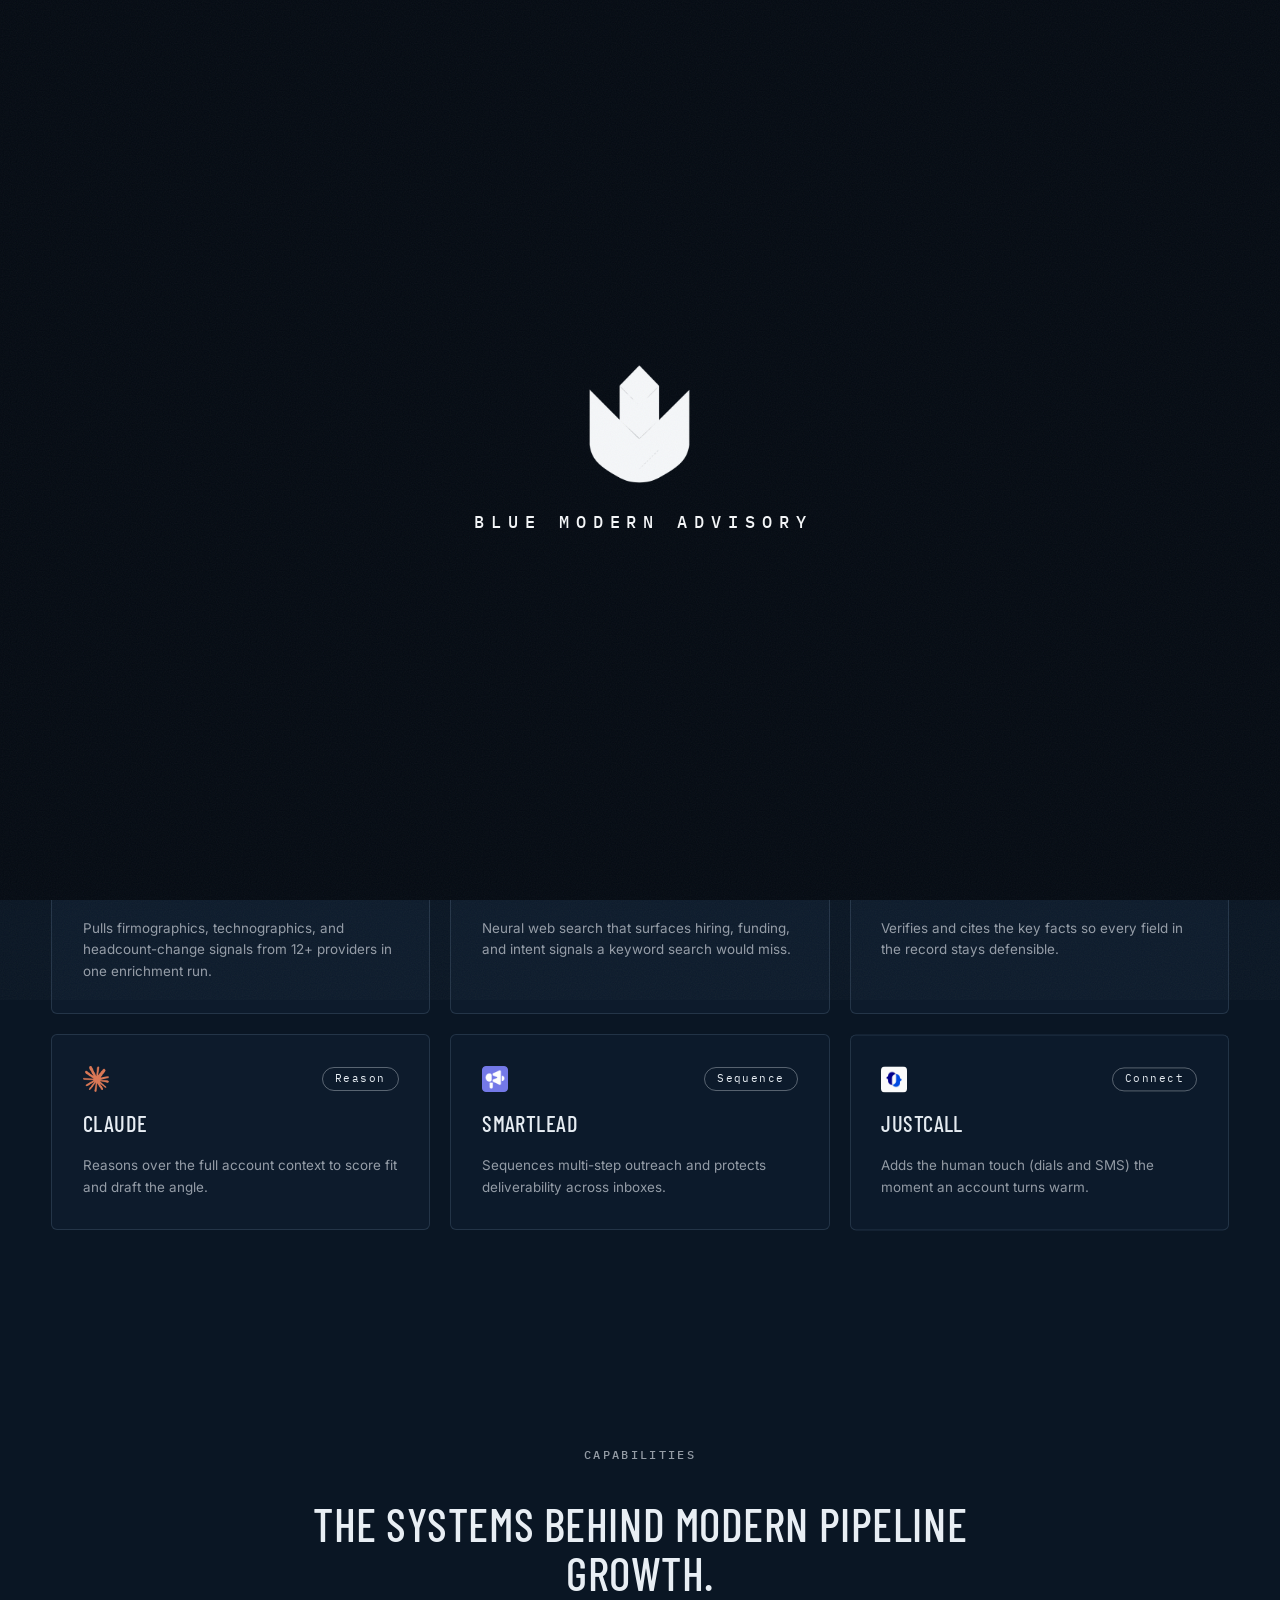
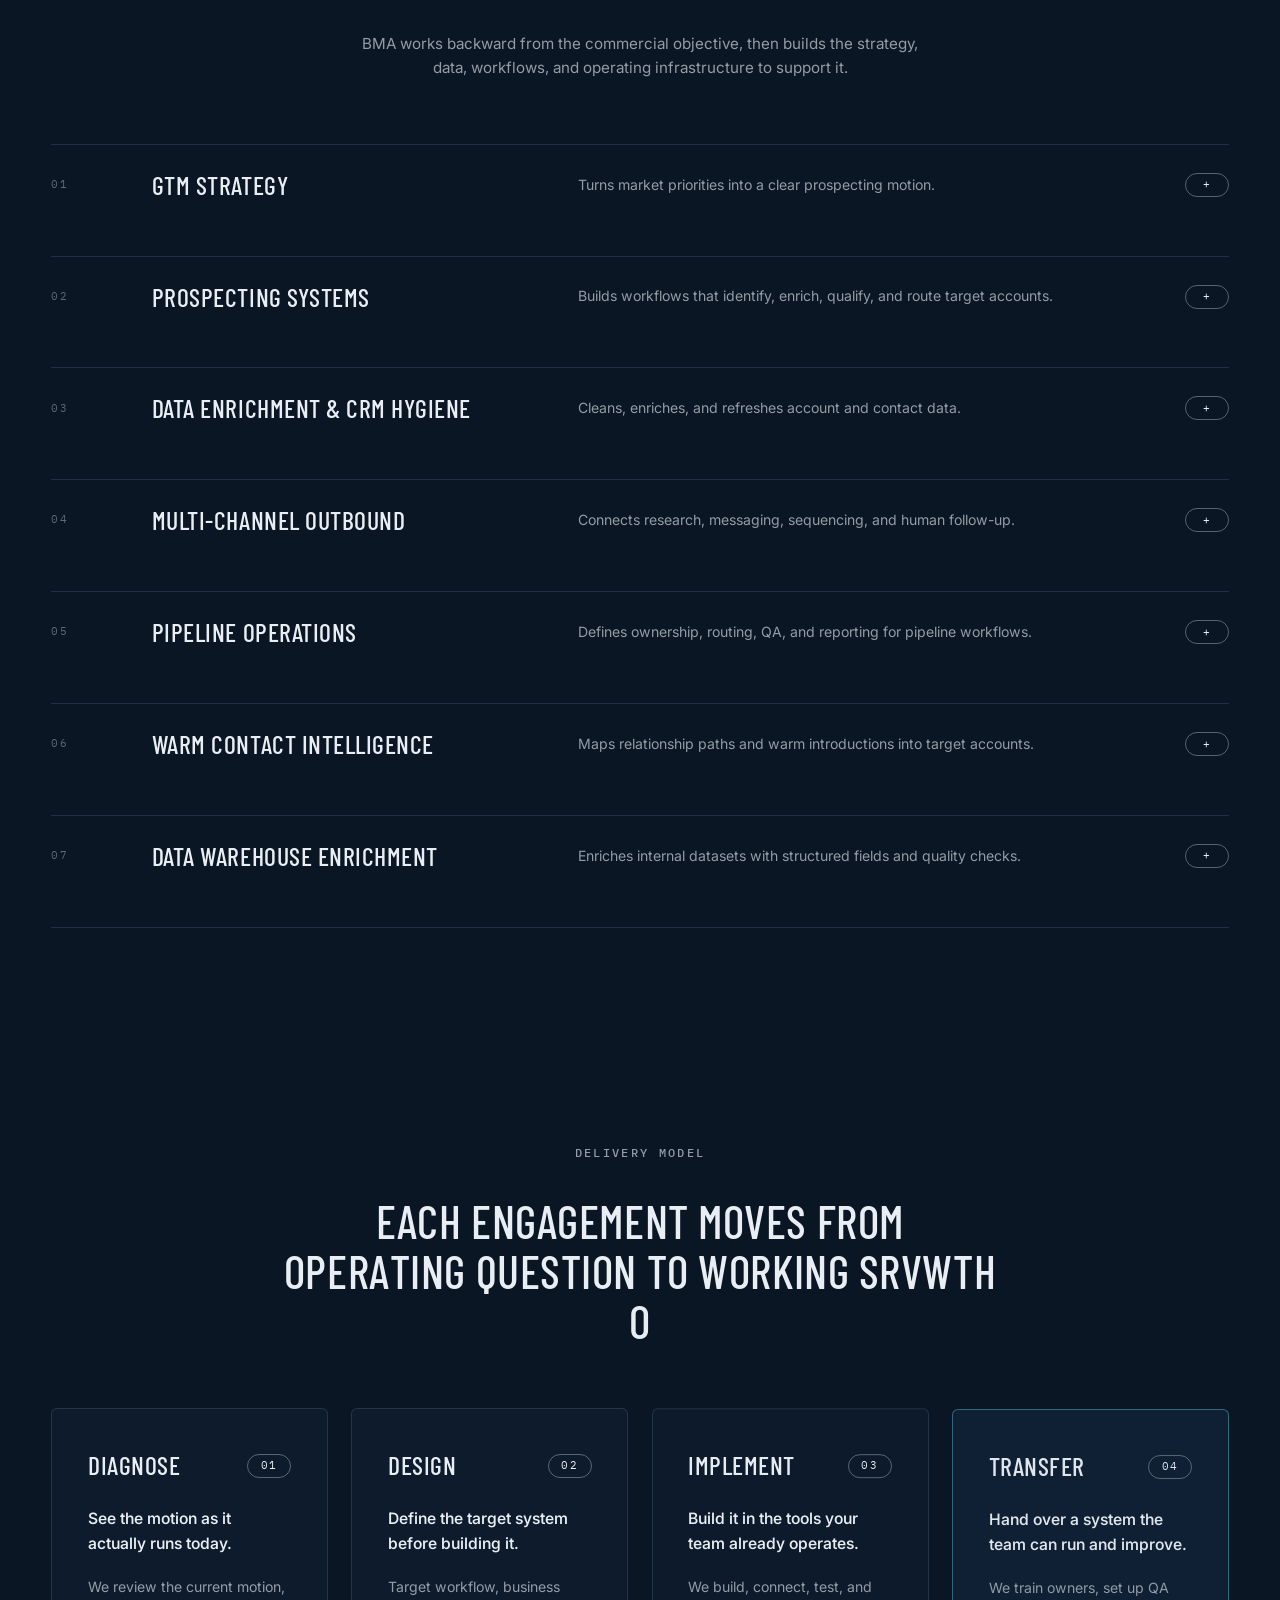
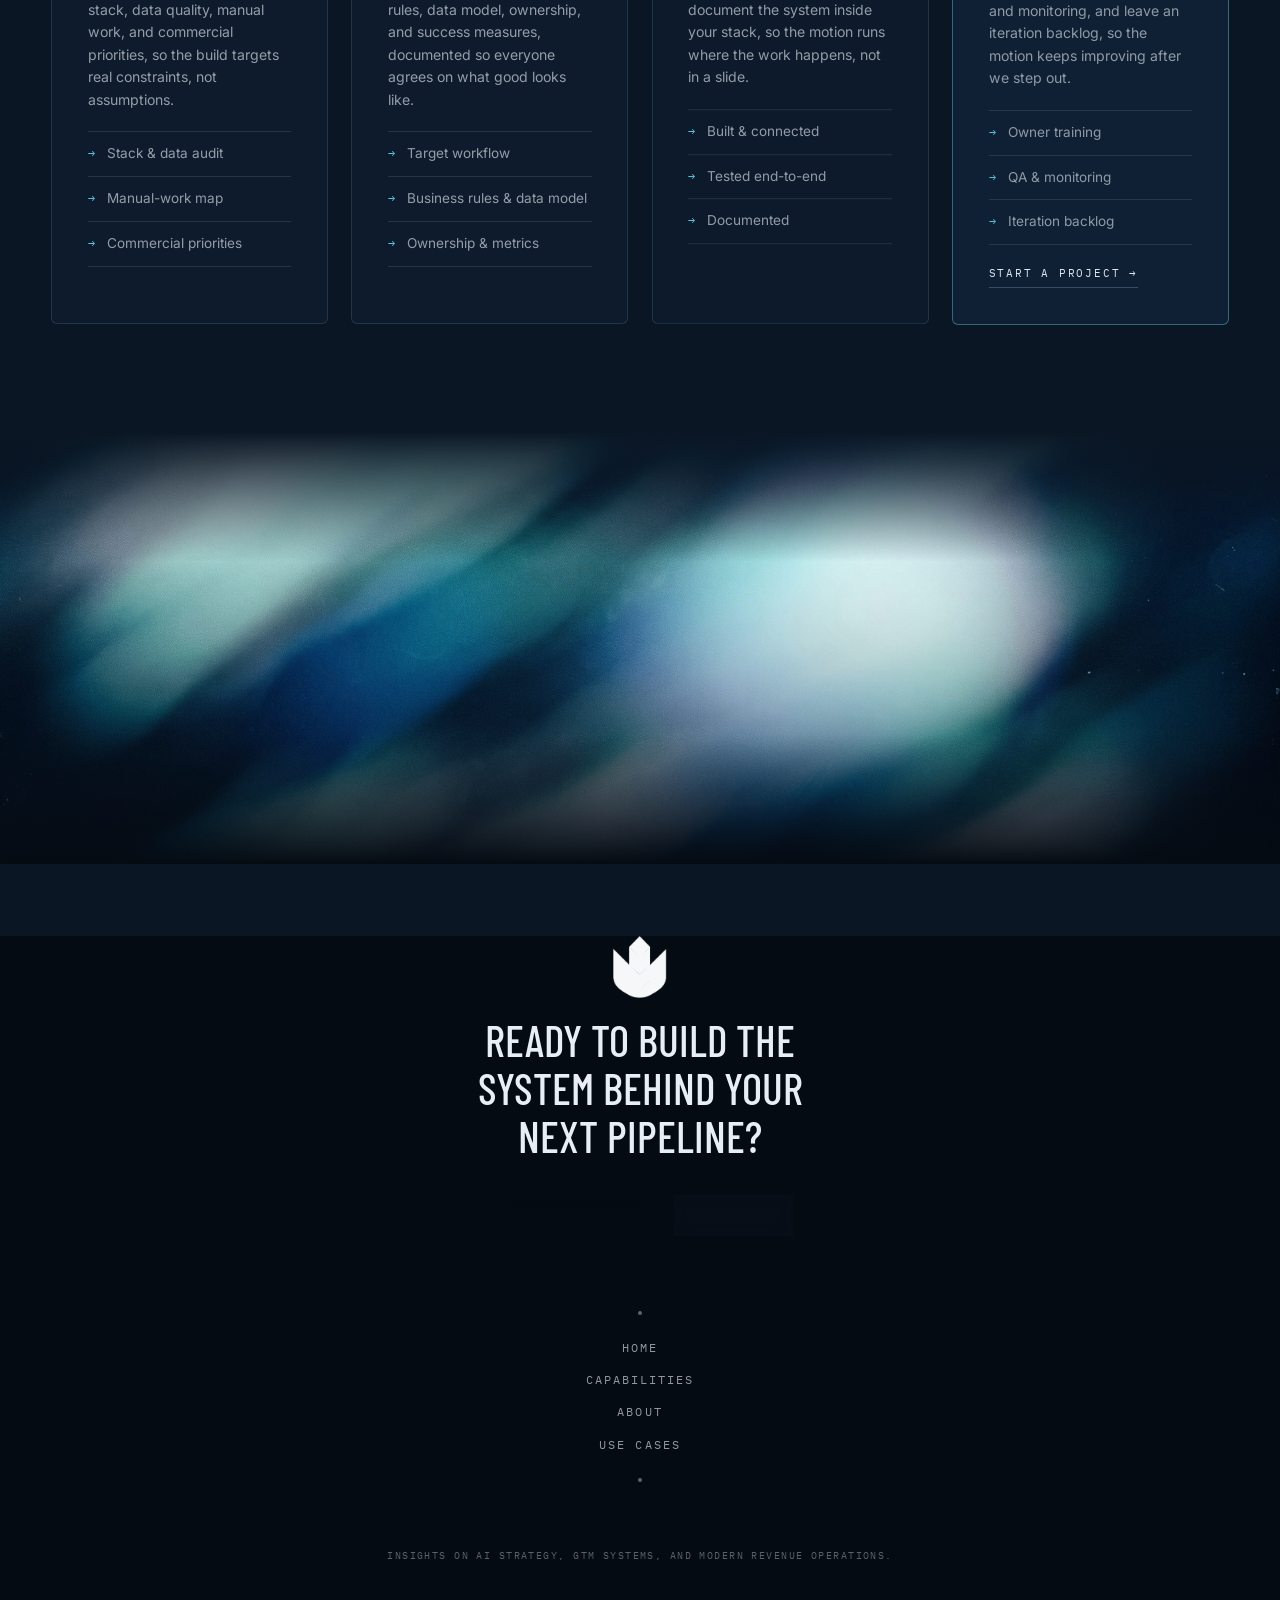
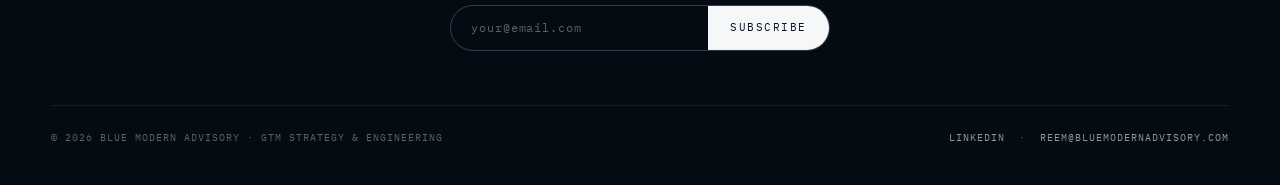
<file: capabilities.html>
<!DOCTYPE html>
<html lang="en">
<head>
  <meta charset="UTF-8">
  <meta name="viewport" content="width=device-width, initial-scale=1.0">
  <title>Capabilities | Blue Modern Advisory</title>
  <meta name="description" content="The systems behind modern pipeline growth. BMA builds the strategy, data, workflows, and operating infrastructure behind your GTM motion.">
  <link rel="icon" href="assets/logo-color.png">
  <link rel="preconnect" href="https://fonts.googleapis.com">
  <link rel="preconnect" href="https://fonts.gstatic.com" crossorigin>
  <link href="https://fonts.googleapis.com/css2?family=Barlow+Condensed:wght@400;500&family=IBM+Plex+Mono:wght@400;500&family=Inter:wght@400;500;600&display=swap" rel="stylesheet">
  <link rel="stylesheet" href="css/main.css">
</head>
<body class="is-booting">

  <div class="grain" aria-hidden="true"></div>
  <div class="transition-veil" aria-hidden="true"></div>

  <!-- boot loader -->
  <div class="boot" aria-hidden="true">
    <div class="boot-logo">
      <img src="assets/logo-white.png" alt="">
      <p class="wordmark">Blue Modern Advisory</p>
    </div>
  </div>

  <!-- ticker -->
  <div class="ticker" role="note">
    <span>BMA</span>
    <span class="dot" aria-hidden="true"></span>
    <span>GTM Strategy &amp; Engineering</span>
    <span class="dot sm-hide" aria-hidden="true"></span>
    <span class="sm-hide">Built by operators from PE, MBB, and Clay</span>
  </div>

  <!-- nav -->
  <nav class="nav" aria-label="Primary">
    <a class="pill pill--solid" data-hover-scramble href="https://calendly.com/bluemodernadvisory/30min" target="_blank" rel="noopener">Book a Call</a>
    <button class="pill" data-menu-toggle aria-expanded="false" aria-controls="menu">
      <span class="menu-label">Menu</span>
      <span class="burger-lines" aria-hidden="true"><span></span><span></span></span>
    </button>
  </nav>

  <!-- menu overlay -->
  <div class="menu" id="menu">
    <a class="menu-link" href="index.html"><span class="idx">01</span>Home</a>
    <a class="menu-link" href="capabilities.html"><span class="idx">02</span>Capabilities</a>
    <a class="menu-link" href="about.html"><span class="idx">03</span>About</a>
    <a class="menu-link" href="index.html#use-cases"><span class="idx">04</span>Use Cases</a>
    <a class="pill pill--solid menu-cta" href="https://calendly.com/bluemodernadvisory/30min" target="_blank" rel="noopener">Book a Call</a>
  </div>

  <main>

    <!-- page hero -->
    <header class="page-hero">
      <span class="section-label">The BMA Operating System</span>
      <h1>Our Core Competencies</h1>
      <p class="standfirst">A connected operating system across sourcing, enrichment, CRM logic, research, and AI orchestration.</p>
    </header>

    <!-- tool stack -->
    <section class="section">
      <div class="section-head">
        <span class="section-label" data-fade>The pipeline</span>
        <h2 class="statement statement--wide" data-reveal>From new account to qualified pipeline.</h2>
      </div>
      <div class="tools" data-fade-group>
        <a class="tool" href="https://clay.com" target="_blank" rel="noopener">
          <div class="tool-top">
            <img src="assets/logos/clay_logo_no_background.png" alt="Clay logo">
            <span class="chip">Enrich</span>
          </div>
          <h3>Clay</h3>
          <p>Pulls firmographics, technographics, and headcount-change signals from 12+ providers in one enrichment run.</p>
        </a>
        <a class="tool" href="https://exa.ai" target="_blank" rel="noopener">
          <div class="tool-top">
            <img src="assets/logos/exa.jpg" alt="Exa logo">
            <span class="chip">Research</span>
          </div>
          <h3>Exa</h3>
          <p>Neural web search that surfaces hiring, funding, and intent signals a keyword search would miss.</p>
        </a>
        <a class="tool" href="https://perplexity.ai" target="_blank" rel="noopener">
          <div class="tool-top">
            <img src="assets/logos/perplexity.jpg" alt="Perplexity logo">
            <span class="chip">Verify</span>
          </div>
          <h3>Perplexity</h3>
          <p>Verifies and cites the key facts so every field in the record stays defensible.</p>
        </a>
        <a class="tool" href="https://claude.ai/new" target="_blank" rel="noopener">
          <div class="tool-top">
            <img src="assets/logos/claude.png" alt="Claude logo">
            <span class="chip">Reason</span>
          </div>
          <h3>Claude</h3>
          <p>Reasons over the full account context to score fit and draft the angle.</p>
        </a>
        <a class="tool" href="https://www.smartlead.ai" target="_blank" rel="noopener">
          <div class="tool-top">
            <img src="assets/logos/smartlead.jpg" alt="Smartlead logo">
            <span class="chip">Sequence</span>
          </div>
          <h3>Smartlead</h3>
          <p>Sequences multi-step outreach and protects deliverability across inboxes.</p>
        </a>
        <a class="tool" href="https://justcall.io" target="_blank" rel="noopener">
          <div class="tool-top">
            <img src="assets/logos/justcall.jpg" alt="JustCall logo">
            <span class="chip">Connect</span>
          </div>
          <h3>JustCall</h3>
          <p>Adds the human touch (dials and SMS) the moment an account turns warm.</p>
        </a>
      </div>
    </section>

    <!-- capabilities ledger -->
    <section class="section" id="systems">
      <div class="section-head">
        <span class="section-label" data-fade>Capabilities</span>
        <h2 class="statement statement--wide" data-reveal>The systems behind modern pipeline growth.</h2>
        <p style="text-align:center; max-width: 560px; margin: 0 auto; color: var(--text-dim); font-size: 0.95rem;" data-fade>BMA works backward from the commercial objective, then builds the strategy, data, workflows, and operating infrastructure to support it.</p>
      </div>
      <div class="ledger" data-fade>
        <div class="ledger-row">
          <span class="num">01</span>
          <h3>GTM Strategy</h3>
          <p class="desc">Turns market priorities into a clear prospecting motion.</p>
          <span class="chip" aria-hidden="true">+</span>
          <div class="ledger-detail">
            <div class="ledger-detail-inner">
              <div><p class="meta-label">Deliverables</p><p>ICP logic, market maps, workflow roadmap</p></div>
              <div><p class="meta-label">Business Outcome</p><p>A focused motion the team can execute and improve.</p></div>
            </div>
          </div>
        </div>
        <div class="ledger-row">
          <span class="num">02</span>
          <h3>Prospecting Systems</h3>
          <p class="desc">Builds workflows that identify, enrich, qualify, and route target accounts.</p>
          <span class="chip" aria-hidden="true">+</span>
          <div class="ledger-detail">
            <div class="ledger-detail-inner">
              <div><p class="meta-label">Deliverables</p><p>Sourcing logic, research fields, routing rules</p></div>
              <div><p class="meta-label">Business Outcome</p><p>A repeatable source of qualified accounts and contacts.</p></div>
            </div>
          </div>
        </div>
        <div class="ledger-row">
          <span class="num">03</span>
          <h3>Data Enrichment &amp; CRM Hygiene</h3>
          <p class="desc">Cleans, enriches, and refreshes account and contact data.</p>
          <span class="chip" aria-hidden="true">+</span>
          <div class="ledger-detail">
            <div class="ledger-detail-inner">
              <div><p class="meta-label">Deliverables</p><p>Field maps, validation rules, refresh logic</p></div>
              <div><p class="meta-label">Business Outcome</p><p>Better targeting, cleaner handoffs, and stronger reporting.</p></div>
            </div>
          </div>
        </div>
        <div class="ledger-row">
          <span class="num">04</span>
          <h3>Multi-Channel Outbound</h3>
          <p class="desc">Connects research, messaging, sequencing, and human follow-up.</p>
          <span class="chip" aria-hidden="true">+</span>
          <div class="ledger-detail">
            <div class="ledger-detail-inner">
              <div><p class="meta-label">Deliverables</p><p>Message architecture, sequence logic, trigger rules</p></div>
              <div><p class="meta-label">Business Outcome</p><p>Consistent outreach that reaches the right accounts at the right time.</p></div>
            </div>
          </div>
        </div>
        <div class="ledger-row">
          <span class="num">05</span>
          <h3>Pipeline Operations</h3>
          <p class="desc">Defines ownership, routing, QA, and reporting for pipeline workflows.</p>
          <span class="chip" aria-hidden="true">+</span>
          <div class="ledger-detail">
            <div class="ledger-detail-inner">
              <div><p class="meta-label">Deliverables</p><p>CRM rules, dashboards, QA checks</p></div>
              <div><p class="meta-label">Business Outcome</p><p>Clear handoffs and visibility across the funnel.</p></div>
            </div>
          </div>
        </div>
        <div class="ledger-row">
          <span class="num">06</span>
          <h3>Warm Contact Intelligence</h3>
          <p class="desc">Maps relationship paths and warm introductions into target accounts.</p>
          <span class="chip" aria-hidden="true">+</span>
          <div class="ledger-detail">
            <div class="ledger-detail-inner">
              <div><p class="meta-label">Deliverables</p><p>Relationship maps, contact paths, activation workflows</p></div>
              <div><p class="meta-label">Business Outcome</p><p>More effective outreach through trusted connections.</p></div>
            </div>
          </div>
        </div>
        <div class="ledger-row">
          <span class="num">07</span>
          <h3>Data Warehouse Enrichment</h3>
          <p class="desc">Enriches internal datasets with structured fields and quality checks.</p>
          <span class="chip" aria-hidden="true">+</span>
          <div class="ledger-detail">
            <div class="ledger-detail-inner">
              <div><p class="meta-label">Deliverables</p><p>Enriched schema, quality report, operating notes</p></div>
              <div><p class="meta-label">Business Outcome</p><p>Data that can support actual GTM decisions.</p></div>
            </div>
          </div>
        </div>
      </div>
    </section>

    <!-- delivery model -->
    <section class="section" id="delivery">
      <div class="section-head">
        <span class="section-label" data-fade>Delivery model</span>
        <h2 class="statement statement--wide" data-reveal>Each engagement moves from operating question to working system.</h2>
      </div>
      <div class="tiers tiers--four" data-fade-group>
        <article class="tier">
          <div class="tier-top">
            <h3>Diagnose</h3>
            <span class="chip">01</span>
          </div>
          <p class="headline">See the motion as it actually runs today.</p>
          <p class="desc">We review the current motion, stack, data quality, manual work, and commercial priorities, so the build targets real constraints, not assumptions.</p>
          <ul>
            <li>Stack &amp; data audit</li>
            <li>Manual-work map</li>
            <li>Commercial priorities</li>
          </ul>
        </article>
        <article class="tier">
          <div class="tier-top">
            <h3>Design</h3>
            <span class="chip">02</span>
          </div>
          <p class="headline">Define the target system before building it.</p>
          <p class="desc">Target workflow, business rules, data model, ownership, and success measures, documented so everyone agrees on what good looks like.</p>
          <ul>
            <li>Target workflow</li>
            <li>Business rules &amp; data model</li>
            <li>Ownership &amp; metrics</li>
          </ul>
        </article>
        <article class="tier">
          <div class="tier-top">
            <h3>Implement</h3>
            <span class="chip">03</span>
          </div>
          <p class="headline">Build it in the tools your team already operates.</p>
          <p class="desc">We build, connect, test, and document the system inside your stack, so the motion runs where the work happens, not in a slide.</p>
          <ul>
            <li>Built &amp; connected</li>
            <li>Tested end-to-end</li>
            <li>Documented</li>
          </ul>
        </article>
        <article class="tier tier--featured">
          <div class="tier-top">
            <h3>Transfer</h3>
            <span class="chip">04</span>
          </div>
          <p class="headline">Hand over a system the team can run and improve.</p>
          <p class="desc">We train owners, set up QA and monitoring, and leave an iteration backlog, so the motion keeps improving after we step out.</p>
          <ul>
            <li>Owner training</li>
            <li>QA &amp; monitoring</li>
            <li>Iteration backlog</li>
          </ul>
          <a class="tier-cta" data-hover-scramble href="https://calendly.com/bluemodernadvisory/30min" target="_blank" rel="noopener">Start a project &rarr;</a>
        </article>
      </div>
    </section>

    <!-- footer -->
    <div class="footer-leak" aria-hidden="true">
      <img src="assets/img/footer-leak.jpg" alt="">
    </div>
    <footer class="footer">
      <div class="footer-mark">
        <img src="assets/logo-white.png" alt="Blue Modern Advisory logo">
        <h2 class="footer-title">Ready to build the system behind your next pipeline?</h2>
      </div>
      <div class="footer-ctas">
        <a class="pill pill--solid" data-hover-scramble href="https://calendly.com/bluemodernadvisory/30min" target="_blank" rel="noopener">Book a Meeting</a>
        <a class="pill" data-hover-scramble href="mailto:reem@bluemodernadvisory.com">Email Us</a>
      </div>
      <nav class="footer-links" aria-label="Footer">
        <a href="index.html" data-hover-scramble>Home</a>
        <a href="capabilities.html" data-hover-scramble>Capabilities</a>
        <a href="about.html" data-hover-scramble>About</a>
        <a href="index.html#use-cases" data-hover-scramble>Use Cases</a>
      </nav>
      <p class="newsletter-note">Insights on AI strategy, GTM systems, and modern revenue operations.</p>
      <form class="newsletter" onsubmit="return false;">
        <input type="email" placeholder="your@email.com" aria-label="Email address" required>
        <button type="submit">Subscribe</button>
      </form>
      <div class="footer-bottom">
        <span>&copy; <span data-year>2026</span> Blue Modern Advisory &middot; GTM Strategy &amp; Engineering</span>
        <span>
          <a href="https://www.linkedin.com/company/blue-modern-advisory/about/" target="_blank" rel="noopener">LinkedIn</a>
          &nbsp;&middot;&nbsp;
          <a href="mailto:reem@bluemodernadvisory.com">reem@bluemodernadvisory.com</a>
        </span>
      </div>
    </footer>

  </main>

  <script src="js/vendor/gsap.min.js"></script>
  <script src="js/vendor/ScrollTrigger.min.js"></script>
  <script src="js/vendor/SplitText.min.js"></script>
  <script src="js/vendor/ScrambleTextPlugin.min.js"></script>
  <script src="js/vendor/lenis.min.js"></script>
  <script src="js/main.js"></script>
</body>
</html>
</file>
<file: css/main.css>
/* ============================================================
   Blue Modern Advisory — v2
   Space + paper system, cinematic dark, ciridae-style motion.
   Display: Barlow Condensed · Body: Inter · Telemetry: IBM Plex Mono
   ============================================================ */

:root {
  --ink: #0a1624; /* deep navy base */
  --ink-2: #0d1b2c; /* raised panel navy */
  --ink-3: #102236; /* card hover navy */
  --paper: #f5f7f9; /* cool paper band */
  --paper-dim: #e7ecf0;
  --signal: #5fc6dc; /* cyan accent */
  --text: #e8eef4; /* text on dark */
  --text-dim: rgba(232, 238, 244, 0.62);
  --text-faint: rgba(232, 238, 244, 0.38);
  --ink-text: #101b28; /* text on paper */
  --ink-text-dim: rgba(16, 27, 40, 0.6);
  --line: rgba(158, 186, 214, 0.16);
  --line-strong: rgba(158, 186, 214, 0.3);
  --line-paper: rgba(16, 27, 40, 0.14);
  --font-display: "Barlow Condensed", "Arial Narrow", sans-serif;
  --font-body: "Inter", -apple-system, sans-serif;
  --font-mono: "IBM Plex Mono", "SF Mono", monospace;
  --ease-out: cubic-bezier(0.22, 1, 0.36, 1);
  --ease-io: cubic-bezier(0.65, 0.05, 0.36, 1);
  --pad-x: clamp(20px, 4vw, 56px);
  --ticker-h: 34px;
}

* {
  margin: 0;
  padding: 0;
  box-sizing: border-box;
}

html {
  scroll-behavior: auto;
}
html.lenis,
html.lenis body {
  height: auto;
}
.lenis.lenis-smooth {
  scroll-behavior: auto !important;
}

body {
  background: var(--ink);
  color: var(--text);
  font-family: var(--font-body);
  font-size: 16px;
  line-height: 1.6;
  -webkit-font-smoothing: antialiased;
  overflow-x: hidden;
}

body.is-booting {
  overflow: hidden;
}

img {
  display: block;
  max-width: 100%;
}
a {
  color: inherit;
  text-decoration: none;
}
button {
  font: inherit;
  color: inherit;
  background: none;
  border: none;
  cursor: pointer;
}
ul {
  list-style: none;
}

::selection {
  background: var(--signal);
  color: var(--ink);
}

/* ---------- type voices ---------- */

.mono {
  font-family: var(--font-mono);
  font-size: 0.72rem;
  font-weight: 500;
  letter-spacing: 0.16em;
  text-transform: uppercase;
}

.display {
  font-family: var(--font-display);
  font-weight: 500;
  text-transform: uppercase;
  line-height: 1.04;
  letter-spacing: 0.01em;
}

/* section label centered above content, mono */
.section-label {
  display: block;
  text-align: center;
  font-family: var(--font-mono);
  font-size: 0.72rem;
  font-weight: 500;
  letter-spacing: 0.2em;
  text-transform: uppercase;
  color: var(--text-dim);
}

.on-paper .section-label {
  color: var(--ink-text-dim);
}

/* big centered condensed statement */
.statement {
  font-family: var(--font-display);
  font-weight: 500;
  text-transform: uppercase;
  text-align: center;
  line-height: 1.08;
  letter-spacing: 0.012em;
  font-size: clamp(1.9rem, 3.6vw, 3.4rem);
  max-width: 21ch;
  margin: 0 auto;
}

.statement--wide {
  max-width: 34ch;
}

/* ---------- film grain ---------- */

.grain {
  position: fixed;
  inset: -100px;
  z-index: 9990;
  pointer-events: none;
  opacity: 0.05;
  background-image: url("data:image/svg+xml,%3Csvg xmlns='http://www.w3.org/2000/svg' width='240' height='240'%3E%3Cfilter id='n'%3E%3CfeTurbulence type='fractalNoise' baseFrequency='0.85' numOctaves='2' stitchTiles='stitch'/%3E%3C/filter%3E%3Crect width='100%25' height='100%25' filter='url(%23n)'/%3E%3C/svg%3E");
  animation: grain-shift 0.9s steps(4) infinite;
}

@keyframes grain-shift {
  0% {
    transform: translate(0, 0);
  }
  25% {
    transform: translate(-34px, 22px);
  }
  50% {
    transform: translate(18px, -30px);
  }
  75% {
    transform: translate(-26px, -12px);
  }
  100% {
    transform: translate(0, 0);
  }
}

/* ---------- ticker ---------- */

.ticker {
  position: fixed;
  top: 0;
  left: 0;
  right: 0;
  z-index: 210;
  height: var(--ticker-h);
  display: flex;
  align-items: center;
  justify-content: center;
  gap: 14px;
  background: #050b13;
  font-family: var(--font-mono);
  font-size: 0.68rem;
  font-weight: 500;
  letter-spacing: 0.18em;
  text-transform: uppercase;
  color: rgba(232, 238, 244, 0.75);
  border-bottom: 1px solid rgba(158, 186, 214, 0.08);
  white-space: nowrap;
  overflow: hidden;
}

.ticker .dot {
  width: 4px;
  height: 4px;
  border-radius: 50%;
  background: var(--signal);
  flex: none;
}

/* ---------- nav ---------- */

.nav {
  position: fixed;
  top: var(--ticker-h);
  left: 0;
  right: 0;
  z-index: 200;
  display: flex;
  justify-content: space-between;
  align-items: center;
  padding: 18px var(--pad-x);
  pointer-events: none;
  transition: transform 0.5s var(--ease-out);
}

.nav.is-hidden {
  transform: translateY(-120%);
}

.pill {
  pointer-events: auto;
  display: inline-flex;
  align-items: center;
  gap: 10px;
  height: 40px;
  padding: 0 22px;
  border: 1px solid rgba(232, 238, 244, 0.35);
  border-radius: 999px;
  background: rgba(10, 22, 36, 0.35);
  backdrop-filter: blur(8px);
  -webkit-backdrop-filter: blur(8px);
  font-family: var(--font-mono);
  font-size: 0.7rem;
  font-weight: 500;
  letter-spacing: 0.18em;
  text-transform: uppercase;
  color: var(--text);
  transition:
    background 0.35s var(--ease-out),
    border-color 0.35s var(--ease-out),
    color 0.35s var(--ease-out);
}

.pill:hover {
  background: var(--paper);
  border-color: var(--paper);
  color: var(--ink);
}

.pill--solid {
  background: var(--paper);
  border-color: var(--paper);
  color: var(--ink);
}
.pill--solid:hover {
  background: var(--signal);
  border-color: var(--signal);
}

.burger-lines {
  display: inline-flex;
  flex-direction: column;
  gap: 4px;
  width: 18px;
}
.burger-lines span {
  height: 1.5px;
  background: currentColor;
  transition:
    transform 0.4s var(--ease-out),
    opacity 0.3s;
}

.menu-open .burger-lines span:first-child {
  transform: translateY(2.75px) rotate(45deg);
}
.menu-open .burger-lines span:last-child {
  transform: translateY(-2.75px) rotate(-45deg);
}

/* ---------- menu overlay ---------- */

.menu {
  position: fixed;
  inset: 0;
  z-index: 150;
  background: rgba(5, 11, 19, 0.97);
  backdrop-filter: blur(18px);
  -webkit-backdrop-filter: blur(18px);
  display: flex;
  flex-direction: column;
  justify-content: center;
  align-items: center;
  gap: 8px;
  opacity: 0;
  visibility: hidden;
  transition:
    opacity 0.55s var(--ease-out),
    visibility 0s linear 0.55s;
}

.menu.is-open {
  opacity: 1;
  visibility: visible;
  transition-delay: 0s;
}

.menu a.menu-link {
  font-family: var(--font-display);
  font-size: clamp(2.6rem, 7vw, 5.4rem);
  font-weight: 500;
  text-transform: uppercase;
  line-height: 1.1;
  letter-spacing: 0.02em;
  color: var(--text);
  display: flex;
  align-items: baseline;
  gap: 18px;
  opacity: 0;
  transform: translateY(28px);
  transition:
    opacity 0.45s var(--ease-out),
    transform 0.45s var(--ease-out),
    color 0.3s;
}

.menu.is-open a.menu-link {
  opacity: 1;
  transform: translateY(0);
}
.menu a.menu-link:nth-child(2) {
  transition:
    opacity 0.6s var(--ease-out) 0.08s,
    transform 0.6s var(--ease-out) 0.08s,
    color 0.3s;
}
.menu a.menu-link:nth-child(3) {
  transition:
    opacity 0.6s var(--ease-out) 0.16s,
    transform 0.6s var(--ease-out) 0.16s,
    color 0.3s;
}
.menu a.menu-link:nth-child(4) {
  transition:
    opacity 0.6s var(--ease-out) 0.24s,
    transform 0.6s var(--ease-out) 0.24s,
    color 0.3s;
}
.menu a.menu-link:nth-child(5) {
  transition:
    opacity 0.6s var(--ease-out) 0.32s,
    transform 0.6s var(--ease-out) 0.32s,
    color 0.3s;
}
.menu a.menu-link:hover {
  color: var(--signal);
}

.menu a.menu-link .idx {
  font-family: var(--font-mono);
  font-size: 0.72rem;
  letter-spacing: 0.16em;
  color: var(--text-faint);
}

.menu .menu-cta {
  margin-top: 34px;
  opacity: 0;
  transform: translateY(20px);
}
.menu.is-open .menu-cta {
  opacity: 1;
  transform: translateY(0);
  transition:
    opacity 0.6s var(--ease-out) 0.4s,
    transform 0.6s var(--ease-out) 0.4s;
}

/* ---------- boot loader ---------- */

.boot {
  position: fixed;
  inset: 0;
  z-index: 9000;
  background: #050b13;
  display: flex;
  align-items: center;
  justify-content: center;
  pointer-events: none;
}

.boot.is-done {
  display: none;
}

.boot-logo {
  display: flex;
  flex-direction: column;
  align-items: center;
  gap: 26px;
  filter: blur(26px);
  opacity: 0;
}

.boot-logo img {
  width: clamp(72px, 8vw, 108px);
}

.boot-logo .wordmark {
  font-family: var(--font-mono);
  font-size: clamp(0.85rem, 1.3vw, 1.05rem);
  font-weight: 500;
  letter-spacing: 0.42em;
  text-indent: 0.42em;
  text-transform: uppercase;
  color: var(--paper);
  white-space: nowrap;
}

/* ---------- hero ---------- */

.hero {
  position: relative;
  height: 100svh;
  min-height: 620px;
  overflow: hidden;
  display: flex;
  align-items: center;
  justify-content: center;
}

.hero-bg {
  position: absolute;
  inset: 0;
  z-index: 0;
  opacity: 0;
}

.hero-bg img {
  width: 100%;
  height: 100%;
  object-fit: cover;
  transform: scale(1.06);
  animation: hero-drift 26s ease-in-out infinite alternate;
}

@keyframes hero-drift {
  from {
    transform: scale(1.06) translate(-0.8%, 0.4%);
  }
  to {
    transform: scale(1.12) translate(0.8%, -0.6%);
  }
}

.hero-bg::after {
  content: "";
  position: absolute;
  inset: 0;
  background:
    radial-gradient(
      120% 90% at 50% 50%,
      rgba(5, 11, 19, 0) 40%,
      rgba(5, 11, 19, 0.55) 100%
    ),
    linear-gradient(
      180deg,
      rgba(5, 11, 19, 0.55) 0%,
      rgba(5, 11, 19, 0.05) 30%,
      rgba(5, 11, 19, 0.05) 65%,
      rgba(5, 11, 19, 0.7) 100%
    );
}

.hero-center {
  position: relative;
  z-index: 2;
  display: flex;
  flex-direction: column;
  align-items: center;
  gap: 26px;
  opacity: 0;
  filter: blur(26px);
}

.hero-center img {
  width: clamp(72px, 8vw, 108px);
  filter: drop-shadow(0 8px 40px rgba(5, 11, 19, 0.6));
}

.hero-center .wordmark {
  font-family: var(--font-mono);
  font-size: clamp(0.85rem, 1.3vw, 1.05rem);
  font-weight: 500;
  letter-spacing: 0.42em;
  text-indent: 0.42em;
  text-transform: uppercase;
  color: var(--paper);
  white-space: nowrap;
  text-shadow: 0 2px 24px rgba(5, 11, 19, 0.8);
}

.hero-edge {
  position: absolute;
  top: 50%;
  transform: translateY(-50%);
  z-index: 2;
  font-family: var(--font-body);
  font-size: 0.82rem;
  font-weight: 500;
  letter-spacing: 0.1em;
  text-transform: uppercase;
  color: rgba(232, 238, 244, 0.9);
  text-shadow: 0 1px 16px rgba(5, 11, 19, 0.8);
}

.hero-edge--l {
  left: var(--pad-x);
}
.hero-edge--r {
  right: var(--pad-x);
}

.hero-foot {
  position: absolute;
  bottom: 42px;
  left: 0;
  right: 0;
  z-index: 2;
  text-align: center;
  font-family: var(--font-body);
  font-size: 0.82rem;
  font-weight: 500;
  letter-spacing: 0.1em;
  text-transform: uppercase;
  line-height: 1.9;
  color: rgba(232, 238, 244, 0.92);
  text-shadow: 0 1px 16px rgba(5, 11, 19, 0.8);
}

.hero-foot a {
  border-bottom: 1px solid rgba(232, 238, 244, 0.4);
  padding-bottom: 2px;
  transition:
    color 0.3s,
    border-color 0.3s;
}
.hero-foot a:hover {
  color: var(--signal);
  border-color: var(--signal);
}

/* ---------- generic section rhythm ---------- */

.section {
  position: relative;
  padding: clamp(90px, 12vh, 150px) var(--pad-x);
}

.section-head {
  display: flex;
  flex-direction: column;
  gap: 34px;
  margin-bottom: clamp(48px, 7vh, 84px);
}

/* ---------- paper bands ---------- */

.band {
  background: var(--paper);
  color: var(--ink-text);
  padding: clamp(70px, 9vh, 110px) var(--pad-x);
  text-align: center;
}

.band .statement {
  color: var(--ink-text);
}

.proof-row {
  margin-top: 40px;
  display: flex;
  align-items: center;
  justify-content: center;
  gap: 22px;
  flex-wrap: wrap;
}

.avatars {
  display: flex;
}
.avatars img {
  width: 40px;
  height: 40px;
  border-radius: 50%;
  object-fit: cover;
  border: 2px solid var(--paper);
  margin-left: -10px;
}
.avatars img:first-child {
  margin-left: 0;
}

.stars {
  display: inline-flex;
  gap: 3px;
}
.stars svg {
  width: 15px;
  height: 15px;
  fill: var(--ink-text);
}

.proof-line {
  font-size: 0.92rem;
  color: var(--ink-text-dim);
}
.proof-line strong {
  color: var(--ink-text);
  font-weight: 600;
}

/* logo marquee */
.marquee {
  margin-top: clamp(44px, 6vh, 64px);
  overflow: hidden;
  -webkit-mask-image: linear-gradient(
    90deg,
    transparent,
    #000 12%,
    #000 88%,
    transparent
  );
  mask-image: linear-gradient(
    90deg,
    transparent,
    #000 12%,
    #000 88%,
    transparent
  );
}

.marquee-track {
  display: flex;
  align-items: center;
  gap: clamp(48px, 6vw, 90px);
  width: max-content;
  animation: marquee-roll 36s linear infinite;
}

.marquee:hover .marquee-track {
  animation-play-state: paused;
}

@keyframes marquee-roll {
  from {
    transform: translateX(0);
  }
  to {
    transform: translateX(-50%);
  }
}

.marquee-track a {
  flex: none;
}

.marquee-track img {
  height: 30px;
  width: auto;
  filter: grayscale(1) contrast(1.05);
  mix-blend-mode: multiply;
  opacity: 0.75;
  transition: opacity 0.3s;
}

.marquee-track a:hover img {
  opacity: 1;
}

/* ---------- statement + constellation ---------- */

.statement-scene {
  text-align: center;
}

.statement-scene--pin {
  min-height: 100svh;
  display: flex;
  flex-direction: column;
  justify-content: center;
  align-items: center;
}

.constellation .halo {
  position: absolute;
  inset: -80% -55%;
  background: radial-gradient(
    50% 50% at 50% 50%,
    rgba(95, 198, 220, 0.3) 0%,
    rgba(95, 198, 220, 0) 70%
  );
  opacity: 0.12;
  pointer-events: none;
}

.constellation {
  position: relative;
  width: min(420px, 60vw);
  margin: clamp(40px, 7vh, 80px) auto 0;
}

.constellation img {
  width: clamp(64px, 6vw, 88px);
  margin: 0 auto;
  position: relative;
  z-index: 1;
}

.constellation::before {
  content: "";
  position: absolute;
  inset: -60% -40%;
  background: radial-gradient(
    50% 50% at 50% 50%,
    rgba(95, 198, 220, 0.16) 0%,
    rgba(95, 198, 220, 0) 70%
  );
  pointer-events: none;
}

/* ---------- sky cards (engines) ---------- */

.sky {
  position: relative;
  padding: clamp(110px, 16vh, 190px) var(--pad-x);
  overflow: hidden;
}

.sky-bg {
  position: absolute;
  inset: 0;
  z-index: 0;
}
.sky-bg img {
  width: 100%;
  height: 110%;
  object-fit: cover;
}
.sky-bg::after {
  content: "";
  position: absolute;
  inset: 0;
  background: linear-gradient(
    180deg,
    var(--ink) 0%,
    rgba(10, 22, 36, 0.25) 22%,
    rgba(10, 22, 36, 0.25) 72%,
    var(--ink) 100%
  );
}

.sky-head {
  position: relative;
  z-index: 1;
  display: flex;
  flex-direction: column;
  gap: 30px;
  margin-bottom: clamp(60px, 9vh, 110px);
}

.sky-cards {
  position: relative;
  z-index: 1;
  display: grid;
  grid-template-columns: repeat(3, 1fr);
  gap: clamp(18px, 2.4vw, 30px);
  align-items: start;
}

.sky-card {
  position: relative;
  border: 1px solid rgba(232, 238, 244, 0.14);
  border-radius: 6px;
  background: linear-gradient(
    200deg,
    rgba(16, 32, 50, 0.58),
    rgba(8, 16, 27, 0.72)
  );
  backdrop-filter: blur(14px);
  -webkit-backdrop-filter: blur(14px);
  padding: clamp(24px, 2.6vw, 40px);
  min-height: 380px;
  display: flex;
  flex-direction: column;
  gap: 18px;
  transition:
    border-color 0.4s var(--ease-out),
    transform 0.6s var(--ease-out);
}

.sky-card:hover {
  border-color: rgba(95, 198, 220, 0.45);
}

.sky-card:nth-child(2) {
  margin-top: clamp(40px, 6vh, 84px);
}
.sky-card:nth-child(3) {
  margin-top: clamp(80px, 12vh, 168px);
}

.chip {
  align-self: center;
  display: inline-flex;
  align-items: center;
  justify-content: center;
  min-width: 44px;
  height: 24px;
  padding: 0 12px;
  border: 1px solid rgba(232, 238, 244, 0.35);
  border-radius: 999px;
  font-family: var(--font-mono);
  font-size: 0.66rem;
  letter-spacing: 0.14em;
}

.sky-card .engine {
  text-align: center;
  font-family: var(--font-mono);
  font-size: 0.66rem;
  font-weight: 500;
  letter-spacing: 0.2em;
  text-transform: uppercase;
  color: var(--signal);
}

.sky-card h3 {
  text-align: center;
  font-family: var(--font-display);
  font-size: clamp(1.35rem, 1.8vw, 1.8rem);
  font-weight: 500;
  text-transform: uppercase;
  line-height: 1.12;
  letter-spacing: 0.015em;
}

.sky-card p {
  text-align: center;
  font-size: 0.88rem;
  color: var(--text-dim);
  line-height: 1.65;
}

.sky-card .uses {
  margin-top: auto;
  border-top: 1px solid rgba(232, 238, 244, 0.12);
  padding-top: 16px;
  display: flex;
  flex-direction: column;
  gap: 8px;
}

.sky-card .uses li {
  font-family: var(--font-mono);
  font-size: 0.64rem;
  letter-spacing: 0.12em;
  text-transform: uppercase;
  color: var(--text-dim);
  display: flex;
  gap: 10px;
  align-items: baseline;
}

.sky-card .uses li::before {
  content: "•";
  color: var(--signal);
}

/* ---------- manifesto ---------- */

.manifesto {
  text-align: center;
}

.manifesto-body {
  max-width: 560px;
  margin: clamp(44px, 7vh, 70px) auto 0;
  display: flex;
  flex-direction: column;
  gap: 26px;
  font-size: 0.95rem;
  color: var(--text-dim);
}

.manifesto-body .lead {
  color: var(--text);
  font-weight: 500;
}

/* ---------- accordion (what we build) ---------- */

.acc {
  display: flex;
  gap: 10px;
  height: min(72vh, 640px);
  min-height: 460px;
}

.acc-panel {
  position: relative;
  flex: 1;
  overflow: hidden;
  border-radius: 6px;
  cursor: pointer;
  transition: flex 0.85s var(--ease-io);
}

.acc-panel.is-open {
  flex: 3.2;
}

.acc-panel img {
  position: absolute;
  inset: 0;
  width: 100%;
  height: 100%;
  object-fit: cover;
  transform: scale(1.04);
  transition: transform 1.2s var(--ease-out);
}

.acc-panel:hover img {
  transform: scale(1);
}

.acc-panel::after {
  content: "";
  position: absolute;
  inset: 0;
  background: linear-gradient(
    180deg,
    rgba(5, 11, 19, 0.4) 0%,
    rgba(5, 11, 19, 0.05) 40%,
    rgba(5, 11, 19, 0.6) 100%
  );
}

.acc-inner {
  position: absolute;
  inset: 0;
  z-index: 1;
  display: flex;
  flex-direction: column;
  align-items: center;
  padding: 28px 22px;
}

.acc-inner .chip {
  flex: none;
}

.acc-inner h3 {
  margin-top: 22px;
  font-family: var(--font-display);
  font-size: clamp(1.1rem, 1.6vw, 1.5rem);
  font-weight: 500;
  text-transform: uppercase;
  letter-spacing: 0.04em;
  white-space: nowrap;
  text-shadow: 0 2px 18px rgba(5, 11, 19, 0.7);
}

.acc-body {
  margin: auto 0 0;
  max-width: 340px;
  text-align: center;
  font-size: 0.86rem;
  line-height: 1.65;
  color: rgba(232, 238, 244, 0.88);
  text-shadow: 0 1px 12px rgba(5, 11, 19, 0.8);
  opacity: 0;
  transform: translateY(14px);
  transition:
    opacity 0.5s var(--ease-out),
    transform 0.5s var(--ease-out);
}

.acc-panel.is-open .acc-body {
  opacity: 1;
  transform: translateY(0);
  transition-delay: 0.35s;
}

.acc-foot {
  margin-top: 28px;
  text-align: center;
  font-family: var(--font-mono);
  font-size: 0.7rem;
  letter-spacing: 0.16em;
  text-transform: uppercase;
  color: var(--text-faint);
}

/* ---------- slider (testimonials / use cases) ---------- */

.slider {
  position: relative;
}

.slider-viewport {
  overflow: hidden;
}

.slider-track {
  display: flex;
  gap: clamp(16px, 2vw, 26px);
  will-change: transform;
  transition: transform 0.85s var(--ease-io);
}

.slide {
  flex: none;
  width: min(680px, 82vw);
  background: var(--ink-2);
  border: 1px solid var(--line);
  border-radius: 6px;
  padding: clamp(28px, 3.4vw, 48px);
  display: flex;
  flex-direction: column;
  gap: 26px;
  min-height: 320px;
}

.slide .quote-mark {
  color: var(--signal);
  font-family: var(--font-display);
  font-size: 2.6rem;
  line-height: 0.6;
}

.slide blockquote {
  font-size: clamp(1.05rem, 1.5vw, 1.35rem);
  line-height: 1.55;
  font-weight: 450;
  color: var(--text);
}

.slide-meta {
  margin-top: auto;
  display: flex;
  align-items: center;
  justify-content: space-between;
  gap: 16px;
  flex-wrap: wrap;
}

.slide-meta img {
  width: 44px;
  height: 44px;
  border-radius: 50%;
  object-fit: cover;
}

.name-chip {
  display: inline-flex;
  align-items: center;
  height: 26px;
  padding: 0 14px;
  border: 1px solid rgba(95, 198, 220, 0.5);
  border-radius: 999px;
  font-family: var(--font-mono);
  font-size: 0.64rem;
  letter-spacing: 0.14em;
  text-transform: uppercase;
  color: var(--signal);
}

.slide-role {
  font-family: var(--font-mono);
  font-size: 0.66rem;
  letter-spacing: 0.14em;
  text-transform: uppercase;
  color: var(--text-dim);
}

.slide .tags {
  display: flex;
  gap: 8px;
  flex-wrap: wrap;
}

.slide .tags span {
  font-family: var(--font-mono);
  font-size: 0.62rem;
  letter-spacing: 0.1em;
  text-transform: uppercase;
  border: 1px solid var(--line-strong);
  border-radius: 999px;
  padding: 4px 12px;
  color: var(--text-dim);
}

.slider-nav {
  display: flex;
  align-items: center;
  justify-content: space-between;
  margin-top: 22px;
}

.slider-count {
  display: inline-flex;
  align-items: center;
  height: 28px;
  padding: 0 14px;
  border: 1px solid var(--line-strong);
  border-radius: 999px;
  font-family: var(--font-mono);
  font-size: 0.66rem;
  letter-spacing: 0.14em;
}

.slider-arrows {
  display: flex;
  gap: 10px;
}

.arrow-btn {
  width: 40px;
  height: 40px;
  border: 1px solid var(--line-strong);
  border-radius: 50%;
  display: inline-flex;
  align-items: center;
  justify-content: center;
  color: var(--text);
  transition:
    background 0.3s,
    color 0.3s,
    border-color 0.3s;
}

.arrow-btn:hover {
  background: var(--paper);
  color: var(--ink);
  border-color: var(--paper);
}
.arrow-btn svg {
  width: 15px;
  height: 15px;
}

/* ---------- engagements (tiers) ---------- */

.tiers {
  display: grid;
  grid-template-columns: repeat(3, 1fr);
  gap: clamp(14px, 1.8vw, 24px);
}

.tier {
  border: 1px solid var(--line);
  border-radius: 6px;
  background: var(--ink-2);
  padding: clamp(26px, 2.8vw, 40px);
  display: flex;
  flex-direction: column;
  gap: 20px;
  transition: border-color 0.4s;
}

.tier:hover {
  border-color: rgba(95, 198, 220, 0.4);
}

.tier--featured {
  background: var(--ink-3);
  border-color: rgba(95, 198, 220, 0.45);
}

.tier-top {
  display: flex;
  align-items: center;
  justify-content: space-between;
  gap: 12px;
}

.tier h3 {
  font-family: var(--font-display);
  font-size: clamp(1.5rem, 2vw, 2rem);
  font-weight: 500;
  text-transform: uppercase;
  letter-spacing: 0.02em;
}

.tier .headline {
  font-weight: 550;
  font-size: 0.98rem;
  color: var(--text);
}
.tier .desc {
  font-size: 0.88rem;
  color: var(--text-dim);
}

.tier ul {
  display: flex;
  flex-direction: column;
  border-top: 1px solid var(--line);
}

.tier ul li {
  padding: 11px 0;
  border-bottom: 1px solid var(--line);
  font-size: 0.85rem;
  color: var(--text-dim);
  display: flex;
  gap: 12px;
  align-items: baseline;
}

.tier ul li::before {
  content: "→";
  font-family: var(--font-mono);
  font-size: 0.72rem;
  color: var(--signal);
}

.tier .tier-cta {
  margin-top: auto;
  align-self: flex-start;
  font-family: var(--font-mono);
  font-size: 0.7rem;
  letter-spacing: 0.16em;
  text-transform: uppercase;
  color: var(--text);
  border-bottom: 1px solid var(--line-strong);
  padding-bottom: 4px;
  transition:
    color 0.3s,
    border-color 0.3s;
}

.tier .tier-cta:hover {
  color: var(--signal);
  border-color: var(--signal);
}

/* ---------- FAQ ---------- */

.faq-wrap {
  max-width: 820px;
  margin: 0 auto;
}

.faq-item {
  border-bottom: 1px solid var(--line);
}
.faq-item:first-child {
  border-top: 1px solid var(--line);
}

.faq-q {
  width: 100%;
  display: flex;
  align-items: center;
  justify-content: space-between;
  gap: 20px;
  text-align: left;
  padding: 24px 0;
  font-family: var(--font-display);
  font-size: clamp(1.15rem, 1.7vw, 1.55rem);
  font-weight: 500;
  text-transform: uppercase;
  letter-spacing: 0.02em;
  line-height: 1.2;
  transition: color 0.3s;
}

.faq-q:hover {
  color: var(--signal);
}

.faq-q .faq-icon {
  flex: none;
  width: 34px;
  height: 34px;
  border: 1px solid var(--line-strong);
  border-radius: 50%;
  position: relative;
  transition: transform 0.5s var(--ease-out);
}

.faq-q .faq-icon::before,
.faq-q .faq-icon::after {
  content: "";
  position: absolute;
  top: 50%;
  left: 50%;
  width: 12px;
  height: 1.5px;
  background: currentColor;
  transform: translate(-50%, -50%);
}

.faq-q .faq-icon::after {
  transform: translate(-50%, -50%) rotate(90deg);
  transition: transform 0.4s var(--ease-out);
}

.faq-item.is-open .faq-icon::after {
  transform: translate(-50%, -50%) rotate(0deg);
}
.faq-item.is-open .faq-icon {
  transform: rotate(180deg);
}

.faq-a {
  overflow: hidden;
  height: 0;
}
.faq-a p {
  padding: 0 0 26px;
  max-width: 720px;
  font-size: 0.92rem;
  color: var(--text-dim);
}

/* ---------- footer ---------- */

.footer-leak {
  position: relative;
  height: clamp(300px, 48vh, 520px);
  overflow: hidden;
}

.footer-leak img {
  width: 100%;
  height: 100%;
  object-fit: cover;
}

.footer-leak::after {
  content: "";
  position: absolute;
  inset: 0;
  background: linear-gradient(
    180deg,
    var(--ink) 0%,
    rgba(10, 22, 36, 0) 30%,
    rgba(5, 11, 19, 0.2) 70%,
    #050b13 100%
  );
}

.footer {
  position: relative;
  background: #050b13;
  padding: 0 var(--pad-x) 40px;
  text-align: center;
}

.footer-mark {
  margin-top: -30px;
  position: relative;
  z-index: 1;
  display: flex;
  flex-direction: column;
  align-items: center;
  gap: 18px;
}

.footer-mark img {
  width: 54px;
}

.footer-title {
  font-family: var(--font-display);
  font-size: clamp(1.7rem, 3.4vw, 3rem);
  font-weight: 500;
  text-transform: uppercase;
  line-height: 1.1;
  max-width: 18ch;
  margin: 0 auto;
}

.footer-ctas {
  display: flex;
  justify-content: center;
  gap: 14px;
  margin-top: 36px;
  flex-wrap: wrap;
}

.footer-links {
  margin-top: clamp(50px, 7vh, 80px);
  display: flex;
  flex-direction: column;
  align-items: center;
  gap: 10px;
  font-family: var(--font-mono);
  font-size: 0.72rem;
  letter-spacing: 0.18em;
  text-transform: uppercase;
}

.footer-links::before,
.footer-links::after {
  content: "";
  width: 4px;
  height: 4px;
  border-radius: 50%;
  background: rgba(232, 238, 244, 0.4);
  margin: 12px 0;
}

.footer-links a {
  color: var(--text-dim);
  transition: color 0.3s;
  padding: 2px 0;
}
.footer-links a:hover {
  color: var(--signal);
}

.newsletter {
  margin: 40px auto 0;
  display: flex;
  max-width: 380px;
  border: 1px solid var(--line-strong);
  border-radius: 999px;
  overflow: hidden;
}

.newsletter input {
  flex: 1;
  background: none;
  border: none;
  outline: none;
  padding: 0 20px;
  height: 44px;
  color: var(--text);
  font-family: var(--font-mono);
  font-size: 0.72rem;
  letter-spacing: 0.08em;
}

.newsletter input::placeholder {
  color: var(--text-faint);
}

.newsletter button {
  flex: none;
  padding: 0 22px;
  background: var(--paper);
  color: var(--ink);
  font-family: var(--font-mono);
  font-size: 0.68rem;
  letter-spacing: 0.14em;
  text-transform: uppercase;
  transition: background 0.3s;
}

.newsletter button:hover {
  background: var(--signal);
}

.footer-bottom {
  margin-top: clamp(46px, 6vh, 70px);
  padding-top: 24px;
  border-top: 1px solid rgba(158, 186, 214, 0.1);
  display: flex;
  align-items: center;
  justify-content: space-between;
  gap: 14px;
  flex-wrap: wrap;
  font-family: var(--font-mono);
  font-size: 0.62rem;
  letter-spacing: 0.1em;
  text-transform: uppercase;
  color: var(--text-faint);
}

.footer-bottom a {
  color: var(--text-dim);
  transition: color 0.3s;
}
.footer-bottom a:hover {
  color: var(--signal);
}

/* ---------- subpage hero ---------- */

.page-hero {
  position: relative;
  padding: calc(var(--ticker-h) + 150px) var(--pad-x) clamp(70px, 10vh, 120px);
  text-align: center;
}

.page-hero h1 {
  font-family: var(--font-display);
  font-weight: 500;
  text-transform: uppercase;
  line-height: 1.06;
  letter-spacing: 0.012em;
  font-size: clamp(2.3rem, 5.2vw, 4.6rem);
  max-width: 24ch;
  margin: 30px auto 0;
}

.page-hero .standfirst {
  max-width: 620px;
  margin: 30px auto 0;
  font-size: 0.98rem;
  color: var(--text-dim);
}

/* ---------- capability ledger ---------- */

.ledger {
  border-top: 1px solid var(--line);
}

.ledger-row {
  display: grid;
  grid-template-columns: 70px 1.1fr 1.6fr auto;
  gap: clamp(16px, 2.4vw, 40px);
  align-items: center;
  padding: 26px 0;
  border-bottom: 1px solid var(--line);
  cursor: pointer;
  transition: background 0.35s;
}

.ledger-row:hover {
  background: rgba(95, 198, 220, 0.04);
}

.ledger-row .num {
  font-family: var(--font-mono);
  font-size: 0.7rem;
  letter-spacing: 0.12em;
  color: var(--text-faint);
}

.ledger-row h3 {
  font-family: var(--font-display);
  font-size: clamp(1.3rem, 2vw, 1.9rem);
  font-weight: 500;
  text-transform: uppercase;
  letter-spacing: 0.02em;
  line-height: 1.1;
}

.ledger-row .desc {
  font-size: 0.88rem;
  color: var(--text-dim);
}

.ledger-detail {
  grid-column: 2 / -1;
  overflow: hidden;
  height: 0;
}

.ledger-detail-inner {
  display: grid;
  grid-template-columns: 1fr 1fr;
  gap: clamp(16px, 3vw, 48px);
  padding-top: 18px;
}

.ledger-detail .meta-label {
  font-family: var(--font-mono);
  font-size: 0.62rem;
  letter-spacing: 0.16em;
  text-transform: uppercase;
  color: var(--signal);
  margin-bottom: 8px;
}

.ledger-detail p {
  font-size: 0.84rem;
  color: var(--text-dim);
}

/* ---------- tool grid (capabilities) ---------- */

.tools {
  display: grid;
  grid-template-columns: repeat(3, 1fr);
  gap: clamp(12px, 1.6vw, 20px);
}

.tool {
  border: 1px solid var(--line);
  border-radius: 6px;
  background: var(--ink-2);
  padding: clamp(22px, 2.4vw, 34px);
  display: flex;
  flex-direction: column;
  gap: 14px;
  transition: border-color 0.35s;
}

.tool:hover {
  border-color: rgba(95, 198, 220, 0.4);
}

.tool-top {
  display: flex;
  align-items: center;
  justify-content: space-between;
  gap: 12px;
}

.tool-top img {
  height: 26px;
  width: auto;
  border-radius: 4px;
}

.tool h3 {
  font-family: var(--font-display);
  font-size: 1.4rem;
  font-weight: 500;
  text-transform: uppercase;
  letter-spacing: 0.02em;
}

.tool p {
  font-size: 0.84rem;
  color: var(--text-dim);
}

/* ---------- team ---------- */

.team {
  display: grid;
  grid-template-columns: repeat(3, 1fr);
  gap: clamp(14px, 2vw, 26px);
}

.member {
  border: 1px solid var(--line);
  border-radius: 6px;
  overflow: hidden;
  background: var(--ink-2);
  display: flex;
  flex-direction: column;
  transition: border-color 0.4s;
}

.member:hover {
  border-color: rgba(95, 198, 220, 0.4);
}

.member img {
  width: 100%;
  aspect-ratio: 4/4.4;
  object-fit: cover;
  filter: grayscale(0.9) contrast(1.02);
  transition: filter 0.6s var(--ease-out);
}
.member:hover img {
  filter: grayscale(0) contrast(1);
}

.member-body {
  padding: 22px;
  display: flex;
  flex-direction: column;
  gap: 8px;
}

.member h3 {
  font-family: var(--font-display);
  font-size: 1.5rem;
  font-weight: 500;
  text-transform: uppercase;
  letter-spacing: 0.02em;
}

.member .role {
  font-family: var(--font-mono);
  font-size: 0.64rem;
  letter-spacing: 0.16em;
  text-transform: uppercase;
  color: var(--signal);
}

.member .cred {
  font-size: 0.84rem;
  color: var(--text-dim);
}

.member .li-link {
  margin-top: 10px;
  font-family: var(--font-mono);
  font-size: 0.64rem;
  letter-spacing: 0.14em;
  text-transform: uppercase;
  color: var(--text-dim);
  transition: color 0.3s;
}

.member .li-link:hover {
  color: var(--signal);
}

.stat-line {
  display: flex;
  justify-content: center;
  gap: clamp(28px, 5vw, 70px);
  margin-top: 44px;
}

.stat-line .stat {
  text-align: center;
}

.stat-line .stat b {
  display: block;
  font-family: var(--font-display);
  font-size: clamp(2.2rem, 4vw, 3.4rem);
  font-weight: 500;
  line-height: 1;
}

.stat-line .stat span {
  font-family: var(--font-mono);
  font-size: 0.62rem;
  letter-spacing: 0.16em;
  text-transform: uppercase;
  color: var(--text-dim);
}

/* ---------- practice list ---------- */

.practice-list {
  max-width: 720px;
  margin: 0 auto;
  border-top: 1px solid var(--line);
}

.practice-list li {
  display: flex;
  align-items: baseline;
  gap: 20px;
  padding: 16px 0;
  border-bottom: 1px solid var(--line);
  font-family: var(--font-display);
  font-size: clamp(1.2rem, 1.9vw, 1.7rem);
  font-weight: 500;
  text-transform: uppercase;
  letter-spacing: 0.02em;
}

.practice-list li .num {
  font-family: var(--font-mono);
  font-size: 0.66rem;
  letter-spacing: 0.12em;
  color: var(--text-faint);
}

/* ---------- margin notes ---------- */

.margin-notes {
  display: flex;
  justify-content: center;
  gap: clamp(18px, 3vw, 44px);
  flex-wrap: wrap;
  margin-top: 44px;
}

.margin-notes span {
  font-family: var(--font-mono);
  font-size: 0.64rem;
  letter-spacing: 0.14em;
  text-transform: uppercase;
  color: var(--text-dim);
  display: flex;
  align-items: center;
  gap: 10px;
}

.margin-notes span::before {
  content: "•";
  color: var(--signal);
}

/* ---------- reveal primitives (JS hooks) ---------- */

[data-reveal] .split-line {
  overflow: hidden;
}
.js [data-fade] {
  opacity: 0;
}

/* ---------- focus / a11y ---------- */

a:focus-visible,
button:focus-visible {
  outline: 2px solid var(--signal);
  outline-offset: 3px;
  border-radius: 4px;
}

/* ---------- responsive ---------- */

@media (max-width: 1023px) {
  .sky-cards {
    grid-template-columns: 1fr;
    max-width: 480px;
    margin: 0 auto;
  }
  .sky-card:nth-child(2),
  .sky-card:nth-child(3) {
    margin-top: 0;
  }
  .tiers {
    grid-template-columns: 1fr;
    max-width: 560px;
    margin: 0 auto;
  }
  .tools {
    grid-template-columns: repeat(2, 1fr);
  }
  .team {
    grid-template-columns: 1fr;
    max-width: 440px;
    margin: 0 auto;
  }
  .acc {
    flex-direction: column;
    height: auto;
  }
  .acc-panel {
    min-height: 96px;
    flex: none;
    height: 96px;
    transition: height 0.7s var(--ease-io);
  }
  .acc-panel.is-open {
    flex: none;
    height: 420px;
  }
  .acc-inner {
    padding: 20px;
    flex-direction: column;
    align-items: flex-start;
  }
  .acc-inner .chip {
    align-self: flex-start;
  }
  .acc-inner h3 {
    margin-top: 12px;
    white-space: normal;
  }
  .acc-body {
    text-align: left;
    margin: 18px 0 0;
  }
  .ledger-row {
    grid-template-columns: 44px 1fr;
  }
  .ledger-row .desc {
    grid-column: 2;
  }
  .ledger-detail {
    grid-column: 1 / -1;
  }
  .ledger-detail-inner {
    grid-template-columns: 1fr;
  }
}

@media (max-width: 700px) {
  .hero-edge {
    display: none;
  }
  .sm-hide {
    display: none;
  }
  .tools {
    grid-template-columns: 1fr;
  }
  .slide {
    width: 86vw;
    min-height: 0;
  }
  .footer-bottom {
    justify-content: center;
    text-align: center;
  }
  .pill {
    padding: 0 16px;
    height: 36px;
    font-size: 0.64rem;
  }
  .ticker {
    font-size: 0.58rem;
    letter-spacing: 0.12em;
  }
}

/* ---------- transition veil ---------- */

.transition-veil {
  position: fixed;
  inset: 0;
  z-index: 8000;
  background: #050b13;
  opacity: 0;
  visibility: hidden;
  pointer-events: none;
}

/* ---------- newsletter note ---------- */

.newsletter-note {
  margin-top: clamp(44px, 6vh, 64px);
  font-family: var(--font-mono);
  font-size: 0.64rem;
  letter-spacing: 0.14em;
  text-transform: uppercase;
  color: var(--text-faint);
}

/* ---------- four-up delivery grid ---------- */

@media (min-width: 1280px) {
  .tiers--four {
    grid-template-columns: repeat(4, 1fr);
  }
}

@media (min-width: 700px) and (max-width: 1279px) {
  .tiers--four {
    grid-template-columns: repeat(2, 1fr);
    max-width: none;
  }
}

/* ---------- reduced motion ---------- */

@media (prefers-reduced-motion: reduce) {
  *,
  *::before,
  *::after {
    animation-duration: 0.01ms !important;
    animation-iteration-count: 1 !important;
    transition-duration: 0.01ms !important;
  }
  .grain {
    display: none;
  }
  .hero-bg img {
    animation: none;
  }
}
</file>
